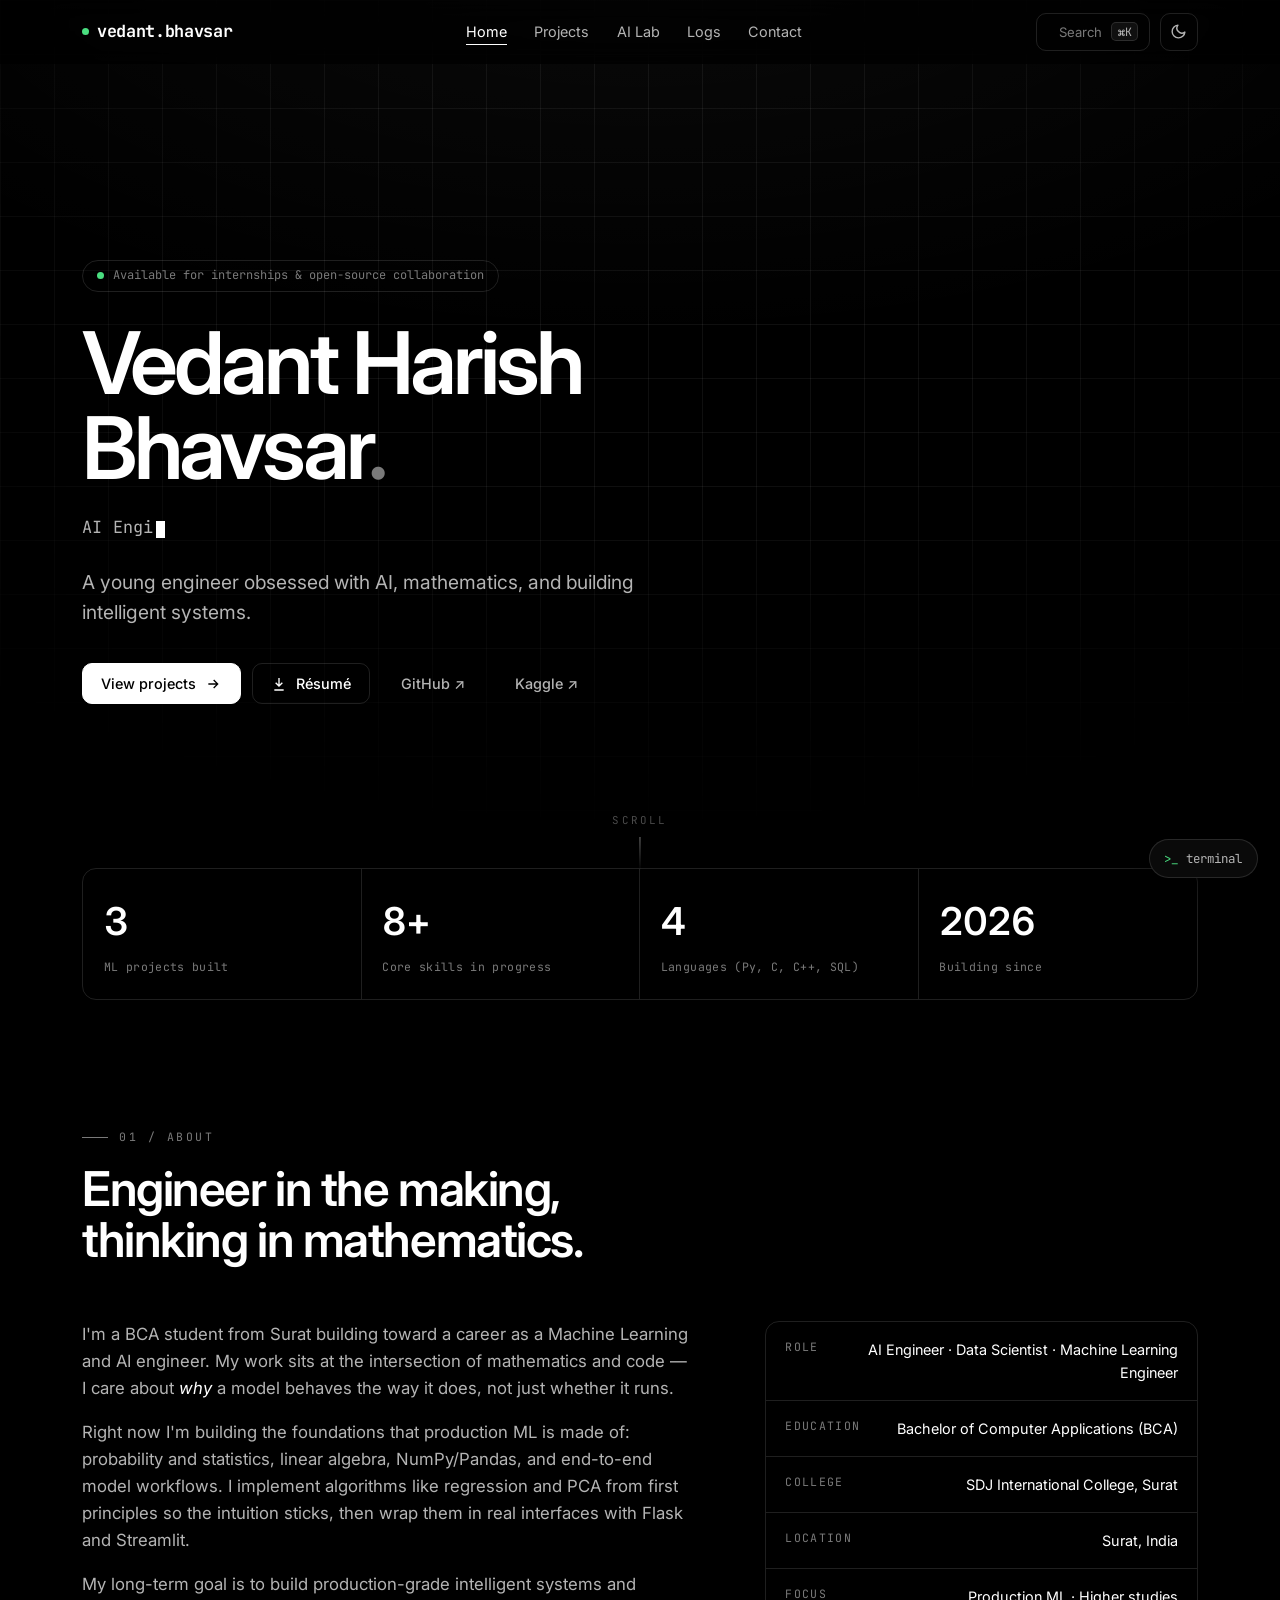
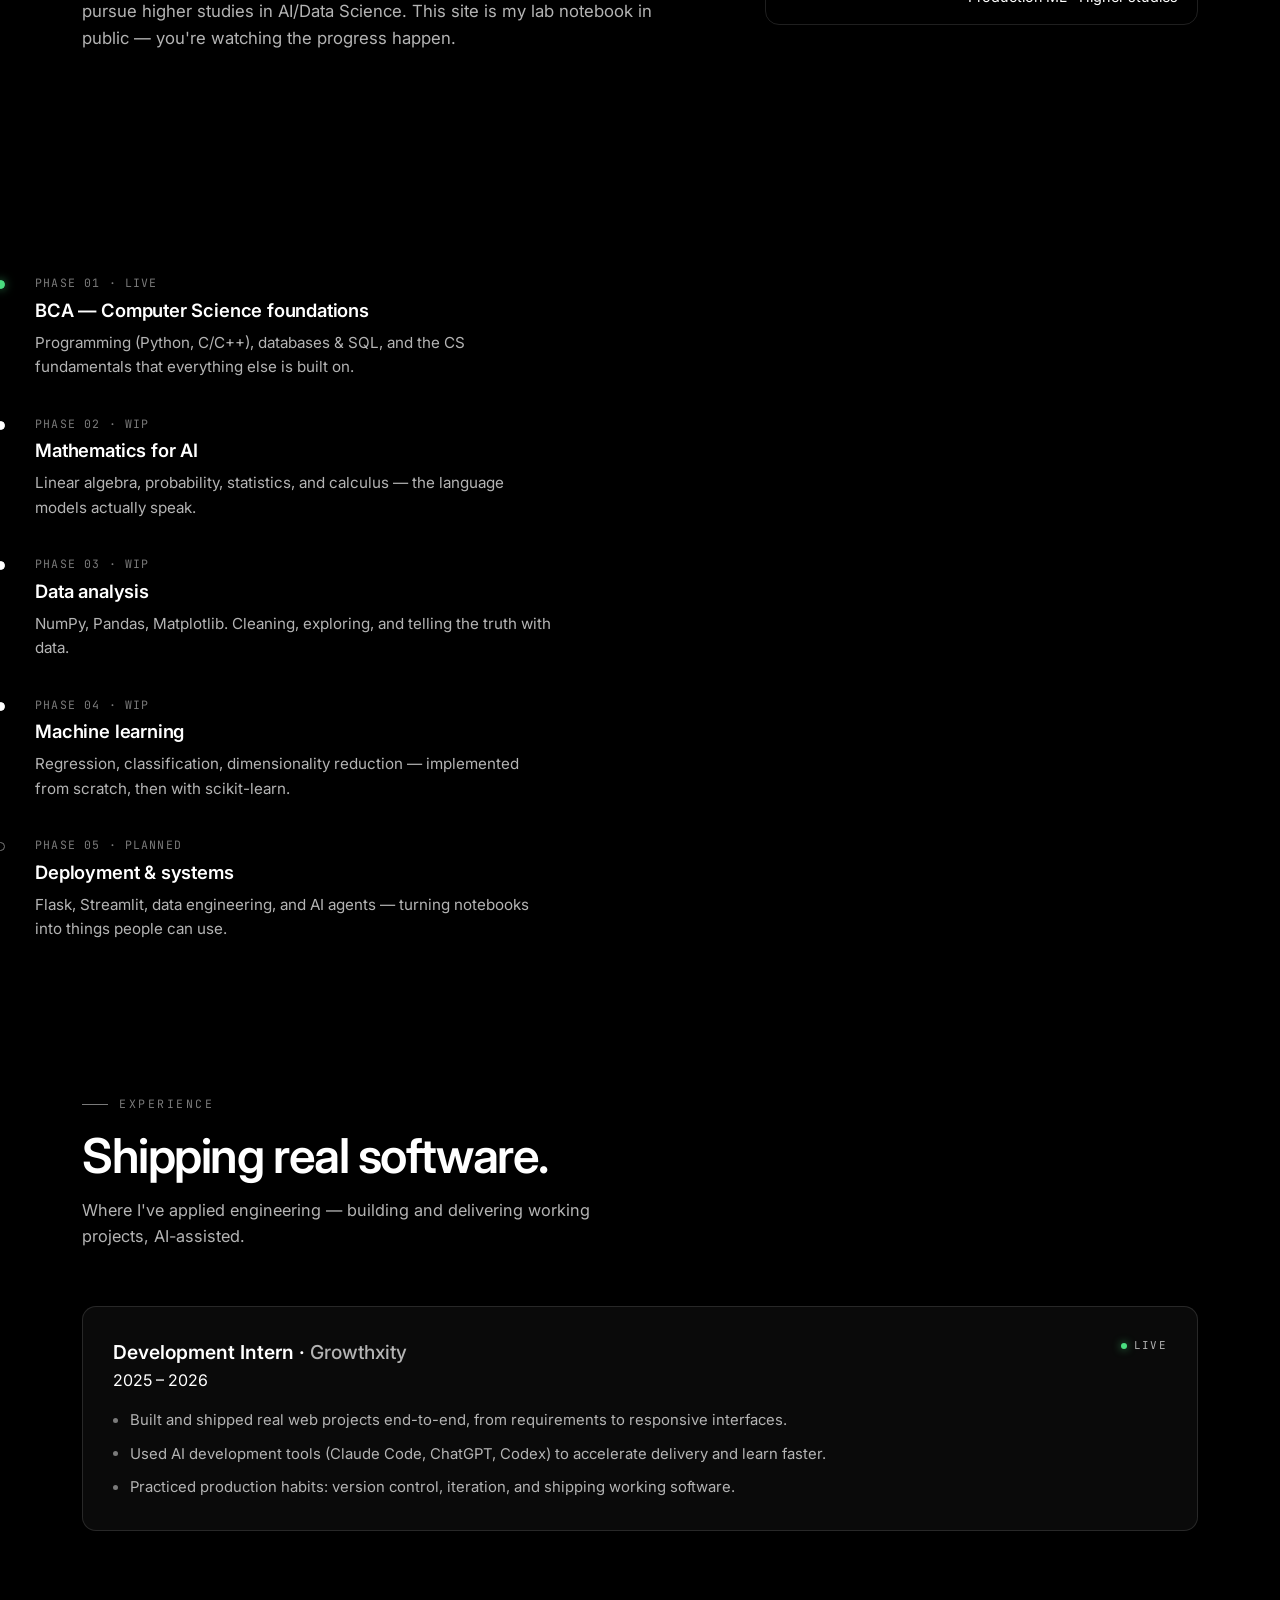
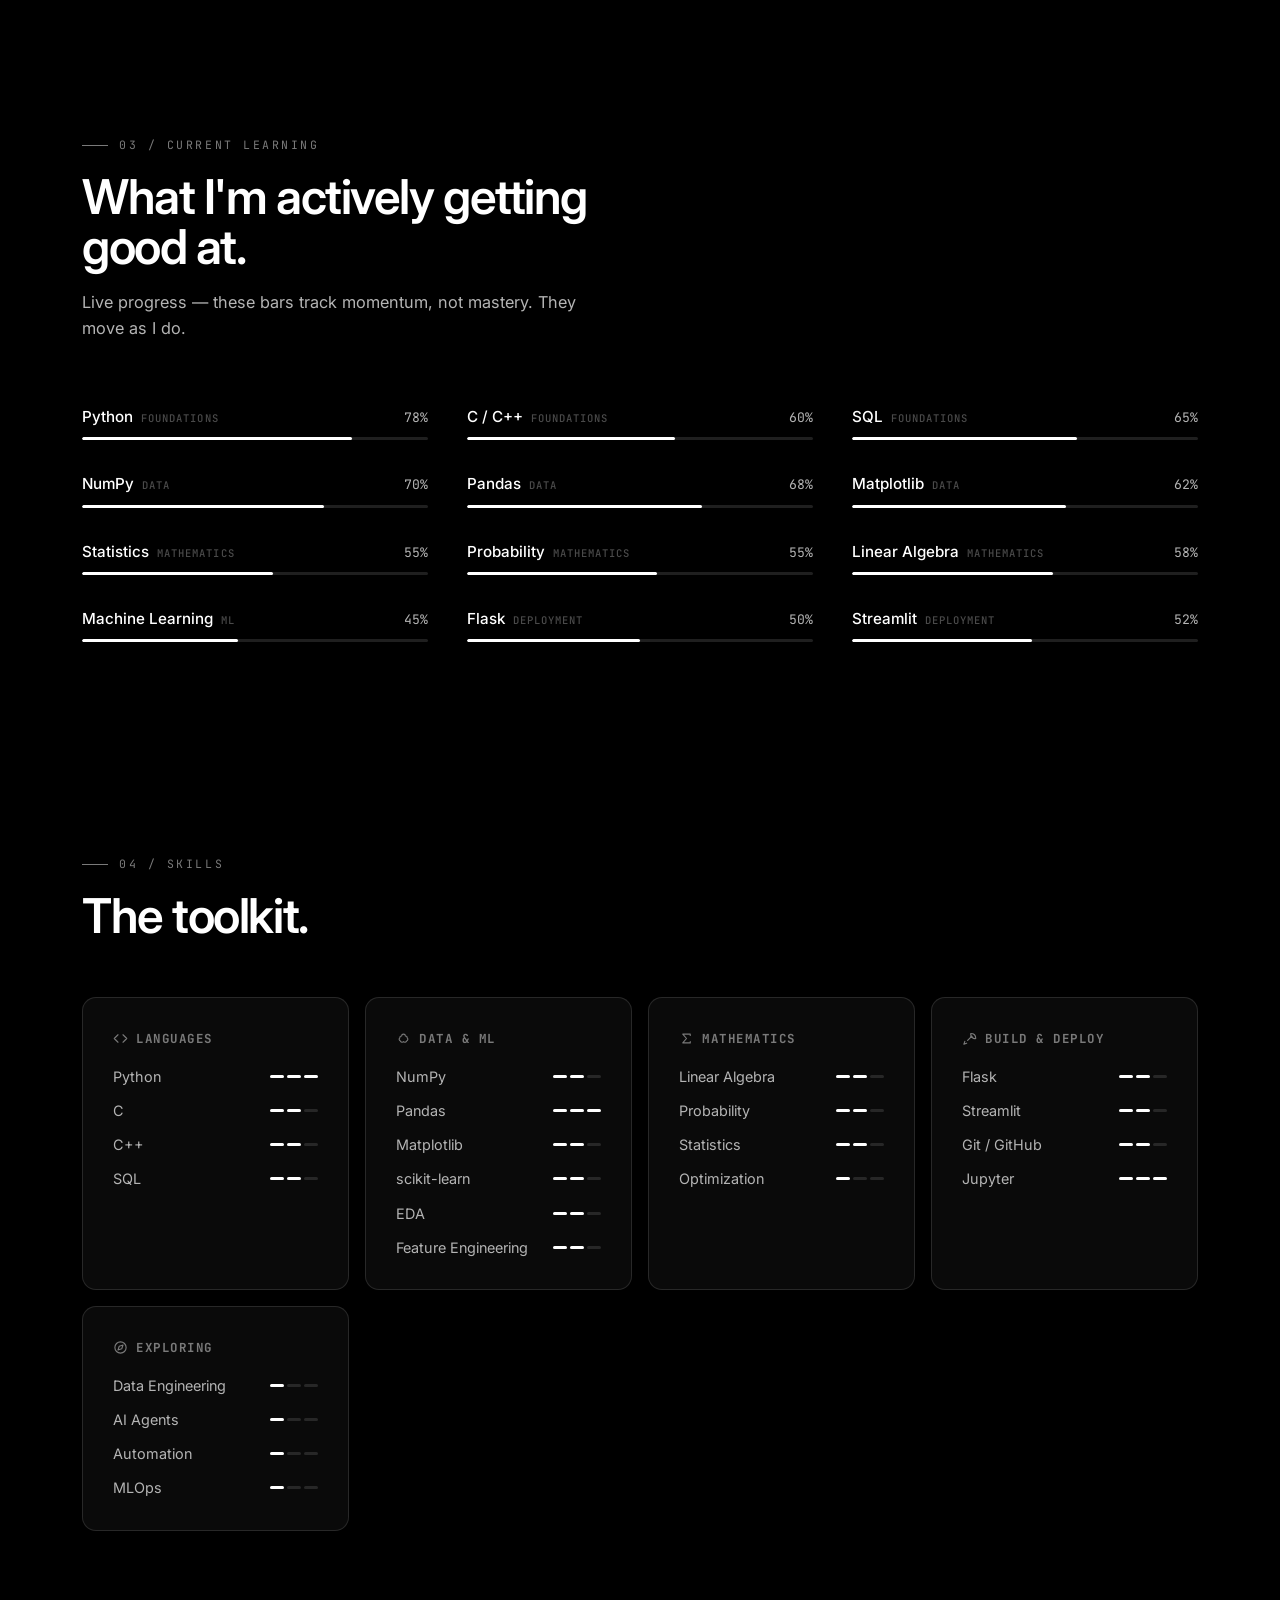
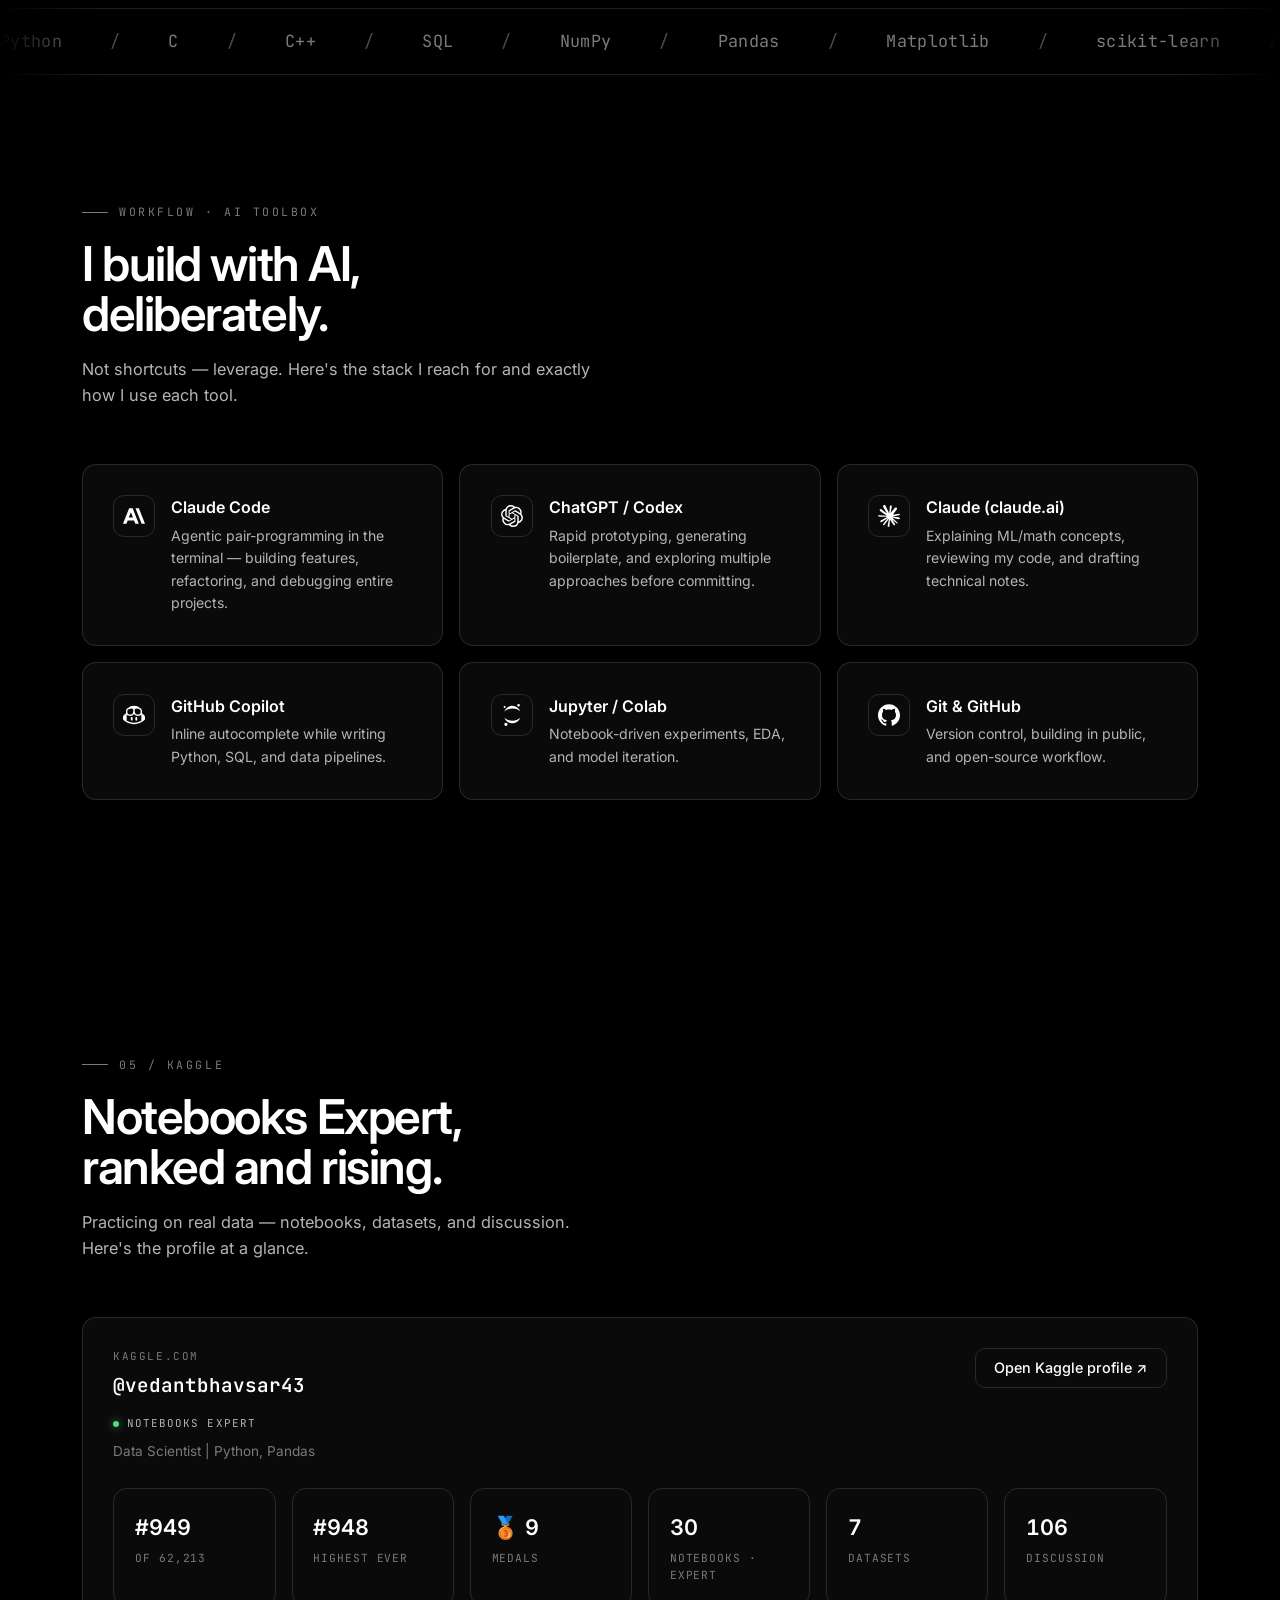
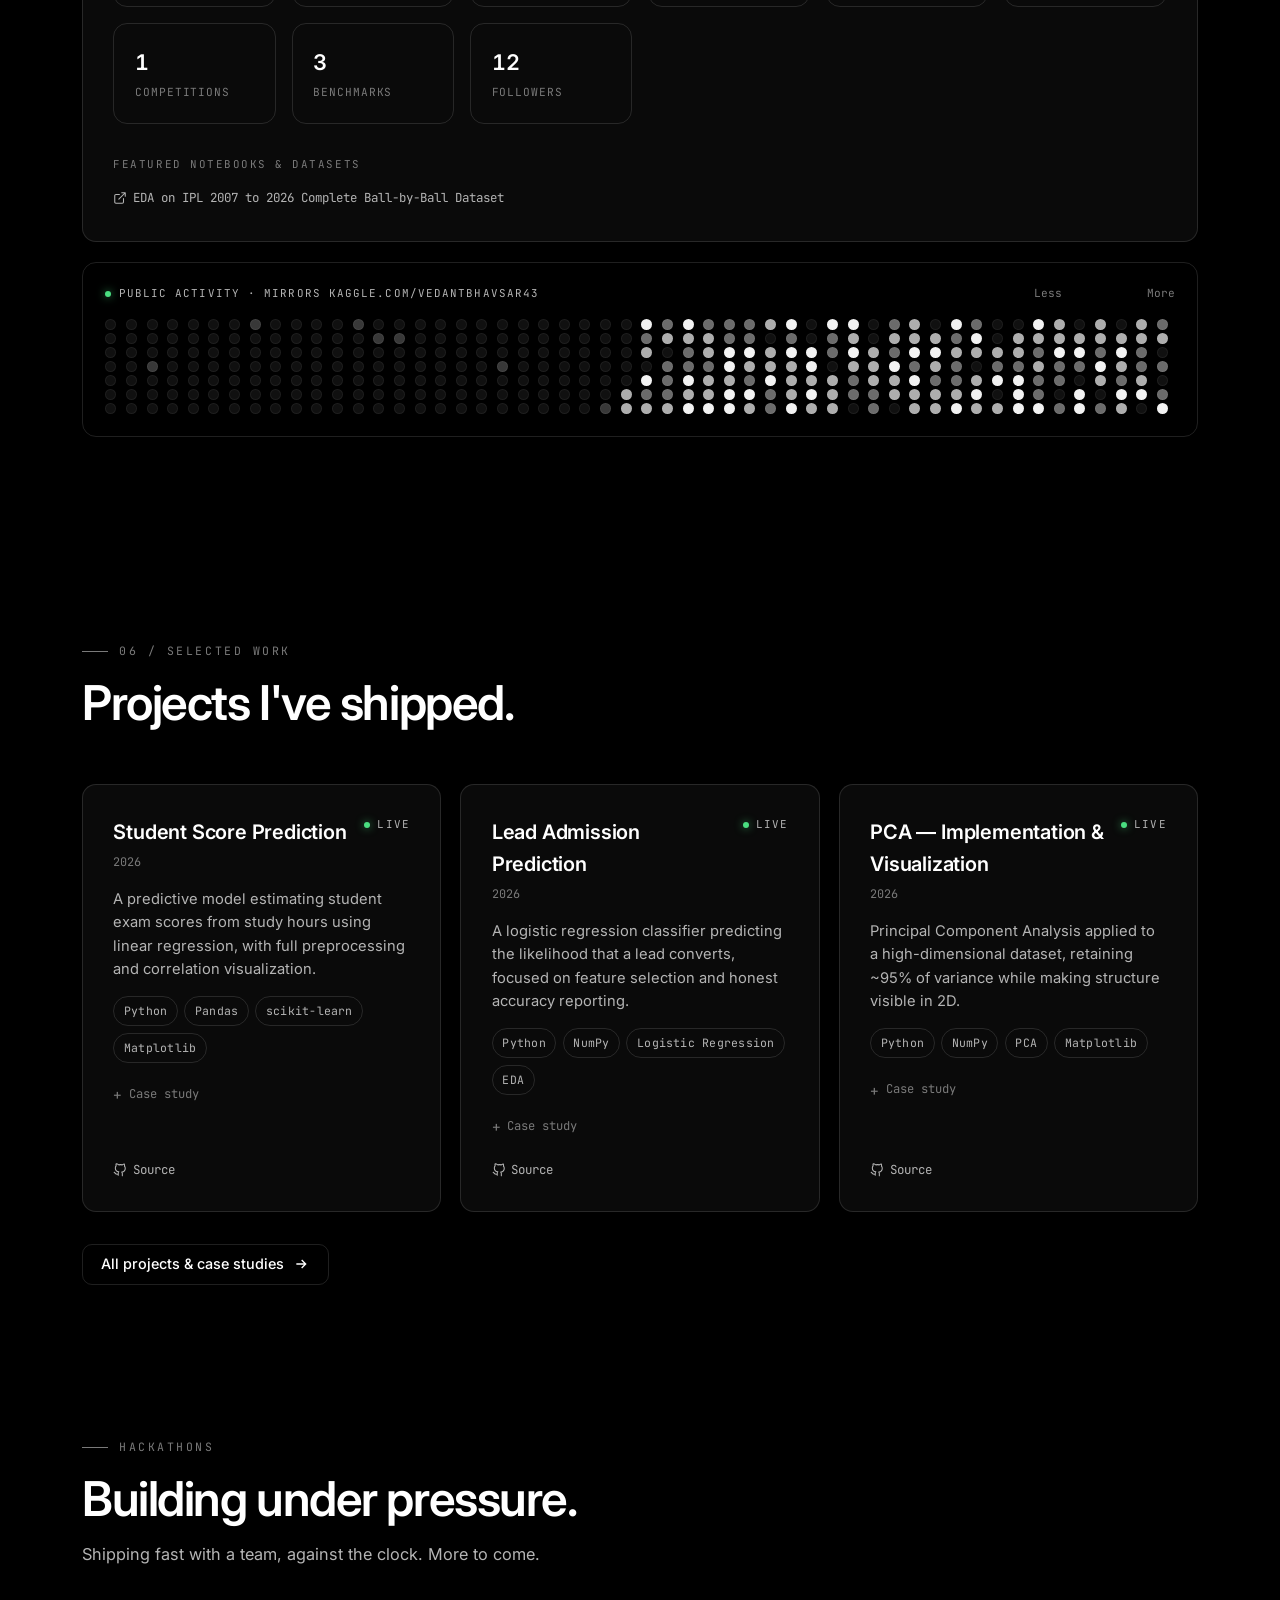
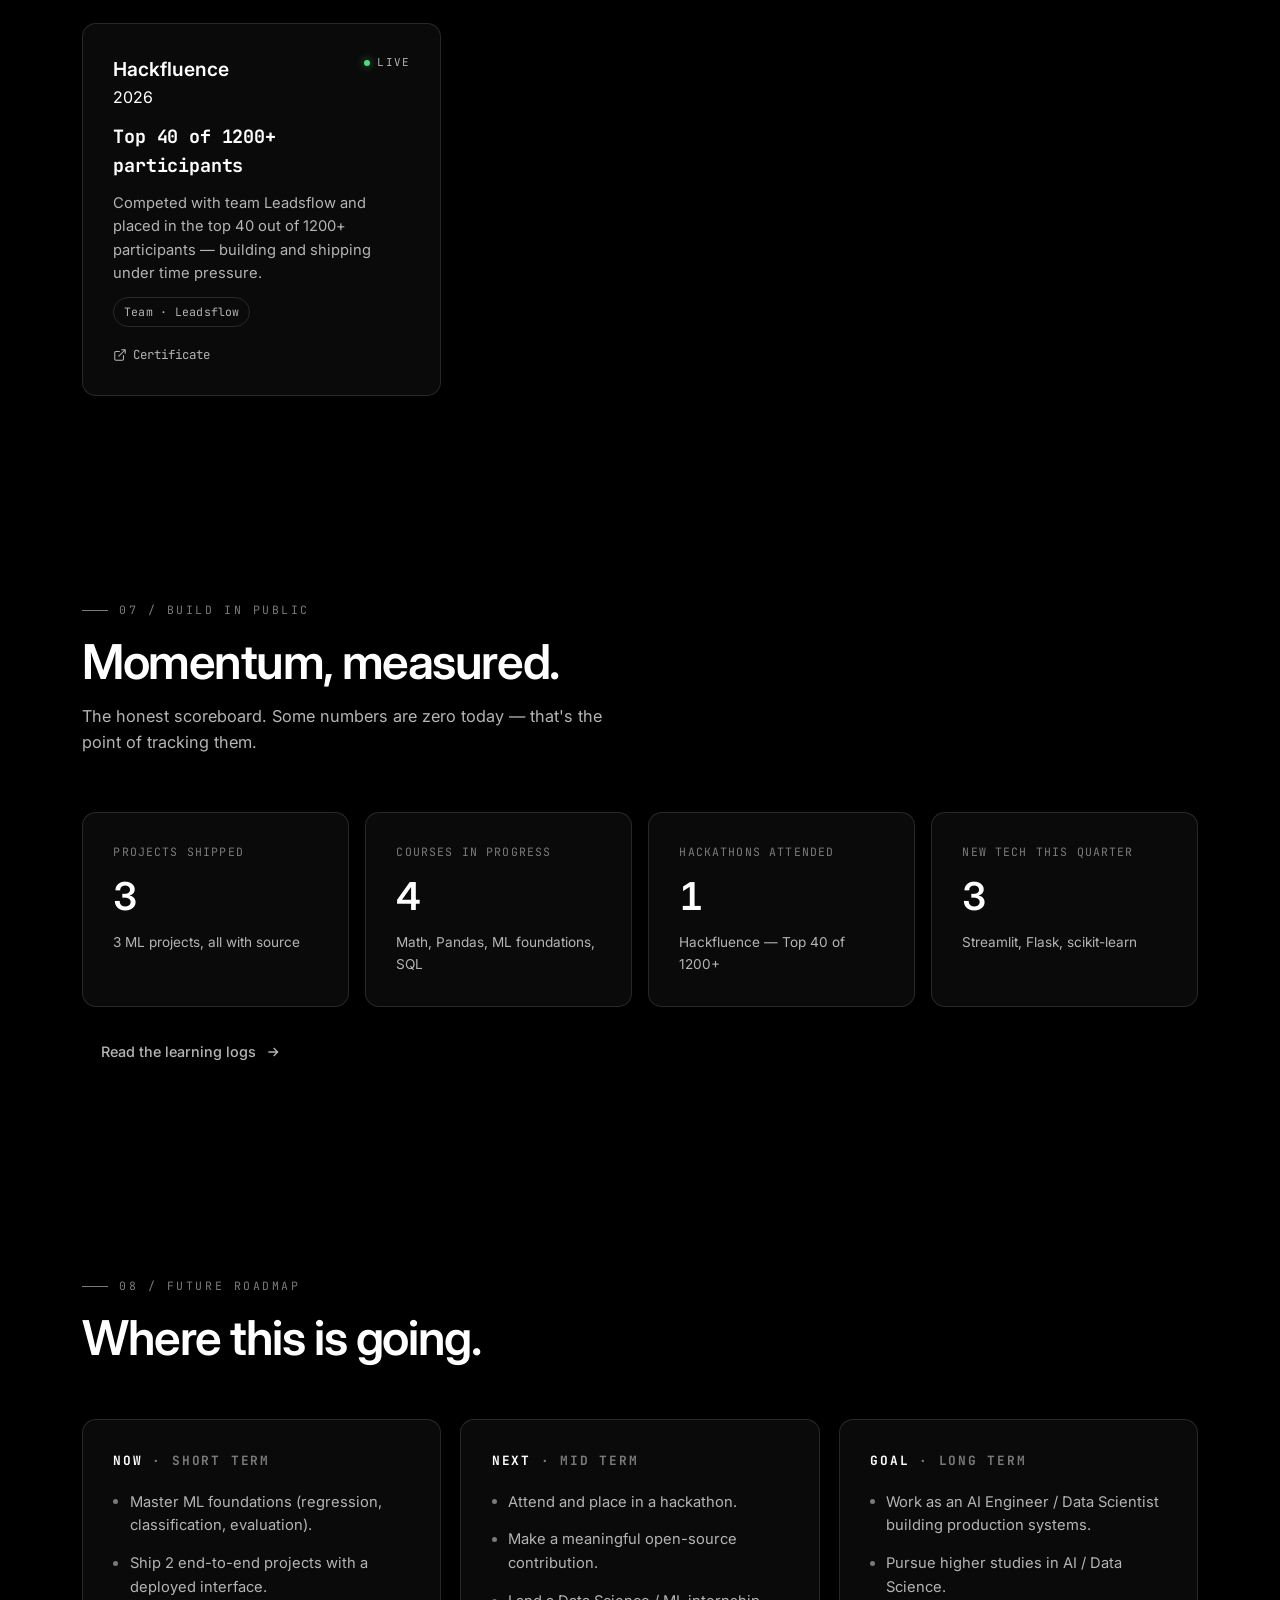
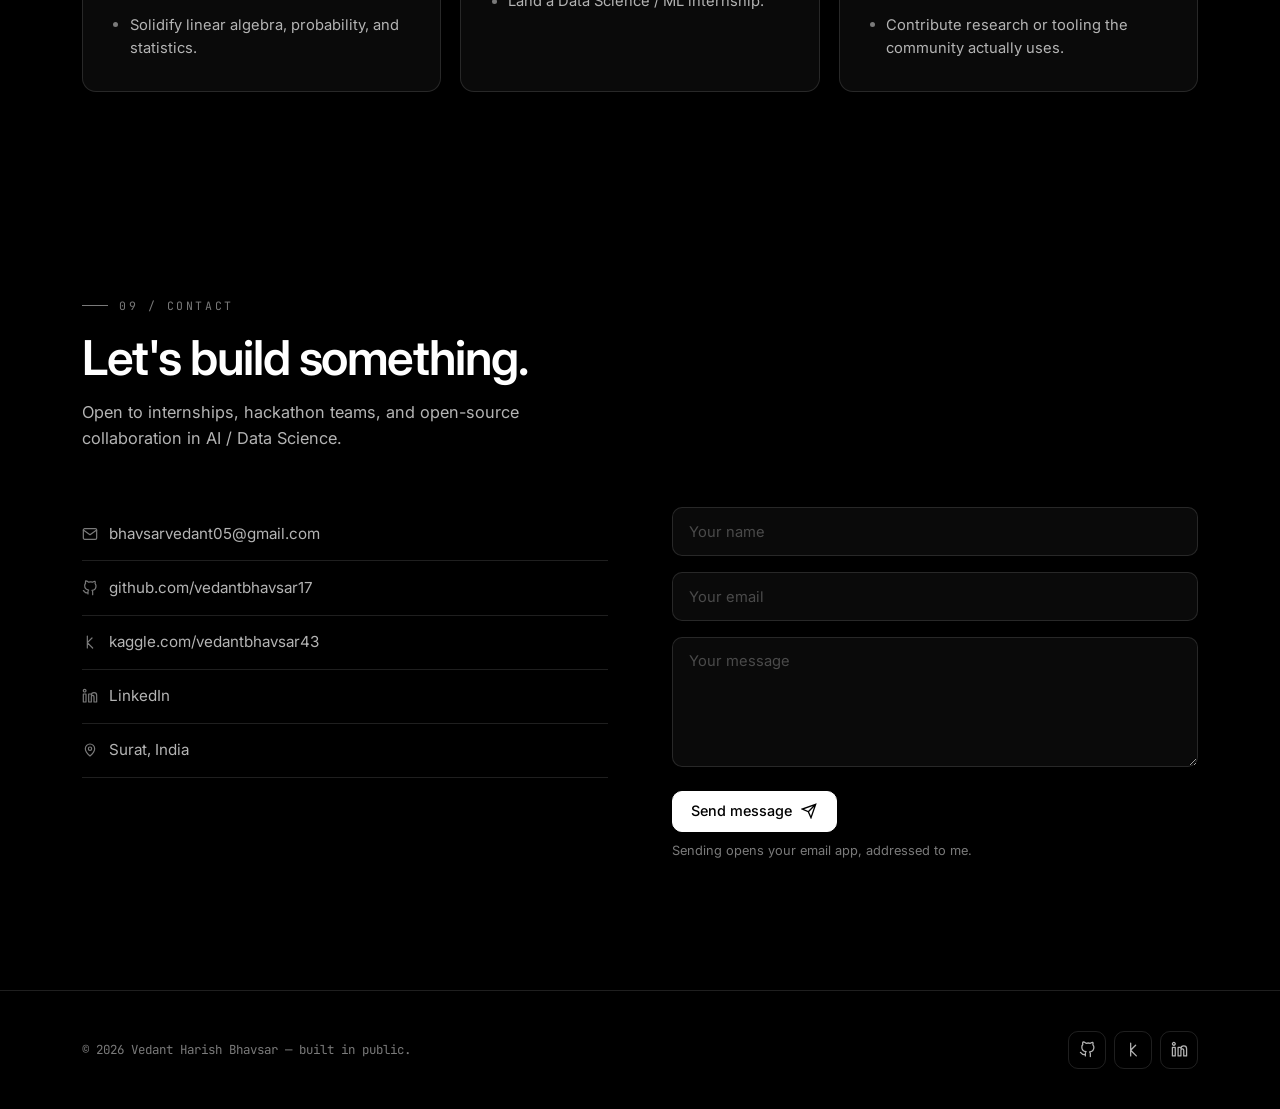
<file: index.html>
<!DOCTYPE html>
<html lang="en" data-theme="dark">

<head>
  <meta charset="UTF-8" />
  <meta name="viewport" content="width=device-width, initial-scale=1.0" />
  <title>Vedant Harish Bhavsar — AI & Machine Learning Engineer</title>
  <meta name="description"
    content="Vedant Harish Bhavsar — AI Engineer, Data Scientist & ML Engineer. BCA student from Surat building production-grade ML systems. Learning in public: projects, math, and experiments." />
  <meta name="keywords"
    content="Vedant Harish Bhavsar, AI Engineer, Machine Learning Engineer, Data Scientist, Data Science portfolio, ML portfolio, Python, Surat, BCA" />
  <meta name="author" content="Vedant Harish Bhavsar" />
  <link rel="canonical" href="https://vedantbhavsar17.github.io/" />
  <meta name="theme-color" content="#000000" />

  <!-- Open Graph -->
  <meta property="og:type" content="website" />
  <meta property="og:url" content="https://vedantbhavsar17.github.io/" />
  <meta property="og:title" content="Vedant Harish Bhavsar — AI & Machine Learning Engineer" />
  <meta property="og:description"
    content="AI Engineer, Data Scientist & ML Engineer. Learning in public — projects, mathematics, and experiments." />
  <meta property="og:image" content="assets/og-image.png" />
  <meta name="twitter:card" content="summary_large_image" />
  <meta name="twitter:title" content="Vedant Harish Bhavsar — AI & Machine Learning Engineer" />
  <meta name="twitter:description" content="AI Engineer, Data Scientist & ML Engineer. Learning in public." />
  <meta name="twitter:image" content="assets/og-image.png" />

  <!-- Fonts -->
  <link rel="preconnect" href="https://fonts.googleapis.com" />
  <link rel="preconnect" href="https://fonts.gstatic.com" crossorigin />
  <link
    href="https://fonts.googleapis.com/css2?family=Inter:wght@400;500;600&family=JetBrains+Mono:wght@400;500;700&display=swap"
    rel="stylesheet" />

  <link rel="stylesheet" href="css/style.css" />

  <!-- Structured data for search engines -->
  <script type="application/ld+json">
  {
    "@context": "https://schema.org",
    "@type": "Person",
    "name": "Vedant Harish Bhavsar",
    "jobTitle": "AI Engineer, Data Scientist, Machine Learning Engineer",
    "url": "https://vedantbhavsar17.github.io/",
    "address": { "@type": "PostalAddress", "addressLocality": "Surat", "addressCountry": "India" },
    "alumniOf": "SDJ International College, Surat",
    "knowsAbout": ["Machine Learning", "Data Science", "Artificial Intelligence", "Python", "Linear Algebra", "Statistics", "Probability"],
    "sameAs": [
      "https://github.com/vedantbhavsar17",
      "https://www.kaggle.com/vedantbhavsar43",
      "https://linkedin.com/in/vedant-bhavsar1"
    ]
  }
  </script>
</head>

<body>
  <!-- NAV -->
  <header class="nav" id="nav">
    <div class="wrap">
      <a href="index.html" class="brand"><span class="pulse"></span>vedant.bhavsar</a>
      <nav>
        <ul class="nav-links" id="navLinks">
          <li><a href="index.html" aria-current="page">Home</a></li>
          <li><a href="projects.html">Projects</a></li>
          <li><a href="lab.html">AI Lab</a></li>
          <li><a href="logs.html">Logs</a></li>
          <li><a href="#contact">Contact</a></li>
        </ul>
      </nav>
      <div class="nav-actions">
        <button class="kbd-btn" data-cmdk-open aria-label="Open command palette">
          <svg viewBox="0 0 24 24" fill="none" stroke="currentColor" stroke-width="2"><circle cx="11" cy="11" r="7" /><path d="m21 21-4.3-4.3" /></svg>
          <span class="kbd-label">Search</span><kbd>⌘K</kbd>
        </button>
        <button class="icon-btn" id="themeToggle" aria-label="Toggle theme"></button>
        <button class="hamburger" id="hamburger" aria-label="Menu"><span></span><span></span><span></span></button>
      </div>
    </div>
  </header>

  <main>
    <!-- HERO -->
    <section class="hero" id="home">
      <div class="hero-grid-bg"></div>
      <div class="wrap">
        <span class="hero-status"><span class="dot" style="width:7px;height:7px;border-radius:50%;background:var(--live)"></span> Available for internships &amp; open-source collaboration</span>
        <h1>Vedant Harish<br />Bhavsar<span class="dim">.</span></h1>
        <p class="hero-roles" id="heroRoles"><span class="cursor"></span></p>
        <p class="hero-tag" id="heroTag"></p>
        <div class="hero-cta">
          <a href="projects.html" class="btn btn--primary">
            View projects
            <svg viewBox="0 0 24 24" fill="none" stroke="currentColor" stroke-width="2"><path d="M5 12h14M13 6l6 6-6 6" /></svg>
          </a>
          <a href="#" id="resumeBtn" class="btn" download>
            <svg viewBox="0 0 24 24" fill="none" stroke="currentColor" stroke-width="2"><path d="M12 3v12M7 10l5 5 5-5M5 21h14" /></svg>
            Résumé
          </a>
          <a href="#" id="githubBtn" class="btn btn--ghost" target="_blank" rel="noopener">GitHub ↗</a>
          <a href="#" id="kaggleBtn" class="btn btn--ghost" target="_blank" rel="noopener">Kaggle ↗</a>
        </div>
      </div>
      <div class="hero-scroll"><span>Scroll</span><span class="line"></span></div>
    </section>

    <!-- STATS -->
    <div class="wrap" style="margin-top:-2rem">
      <div class="statbar" id="statbar" data-reveal></div>
    </div>

    <!-- ABOUT -->
    <section class="section" id="about">
      <div class="wrap">
        <div class="sec-head" data-reveal>
          <p class="eyebrow">01 / About</p>
          <h2 class="sec-title">Engineer in the making, thinking in mathematics.</h2>
        </div>
        <div class="about-grid">
          <div class="about-bio" id="aboutBio" data-reveal></div>
          <div class="about-meta" id="aboutMeta" data-reveal data-reveal-delay="1"></div>
        </div>
      </div>
    </section>

    <!-- DATA SCIENCE JOURNEY -->
    <section class="section section--tight" id="journey">
      <div class="wrap">
        <div class="sec-head" data-reveal>
          <p class="eyebrow">02 / Journey</p>
          <h2 class="sec-title">From BCA to building intelligent systems.</h2>
          <p class="sec-sub">The path I'm walking — computer science foundations, into mathematics, into machine learning, into deployment.</p>
        </div>
        <div class="journey" id="journey" data-reveal></div>
      </div>
    </section>

    <!-- EXPERIENCE -->
    <section class="section section--tight" id="experience">
      <div class="wrap">
        <div class="sec-head" data-reveal>
          <p class="eyebrow">Experience</p>
          <h2 class="sec-title">Shipping real software.</h2>
          <p class="sec-sub">Where I've applied engineering — building and delivering working projects, AI-assisted.</p>
        </div>
        <div id="experienceList" data-reveal></div>
      </div>
    </section>

    <!-- CURRENT LEARNING -->
    <section class="section" id="learning">
      <div class="wrap">
        <div class="sec-head" data-reveal>
          <p class="eyebrow">03 / Current learning</p>
          <h2 class="sec-title">What I'm actively getting good at.</h2>
          <p class="sec-sub">Live progress — these bars track momentum, not mastery. They move as I do.</p>
        </div>
        <div class="learn-grid" id="learnGrid" data-reveal></div>
      </div>
    </section>

    <!-- SKILLS + TECH MARQUEE -->
    <section class="section section--tight" id="skills">
      <div class="wrap">
        <div class="sec-head" data-reveal>
          <p class="eyebrow">04 / Skills</p>
          <h2 class="sec-title">The toolkit.</h2>
        </div>
        <div class="skills-grid" id="skillsGrid" data-reveal></div>
      </div>
    </section>
    <div class="marquee" data-reveal><div class="marquee-track" id="marquee"></div></div>

    <!-- AI TOOLBOX -->
    <section class="section" id="toolbox">
      <div class="wrap">
        <div class="sec-head" data-reveal>
          <p class="eyebrow">Workflow · AI toolbox</p>
          <h2 class="sec-title">I build with AI, deliberately.</h2>
          <p class="sec-sub">Not shortcuts — leverage. Here's the stack I reach for and exactly how I use each tool.</p>
        </div>
        <div class="tools-grid" id="toolsGrid" data-reveal></div>
      </div>
    </section>

    <!-- KAGGLE -->
    <section class="section" id="kaggle">
      <div class="wrap">
        <div class="sec-head" data-reveal>
          <p class="eyebrow">05 / Kaggle</p>
          <h2 class="sec-title">Notebooks Expert, ranked and rising.</h2>
          <p class="sec-sub">Practicing on real data — notebooks, datasets, and discussion. Here's the profile at a glance.</p>
        </div>

        <div class="card card--tick" data-reveal>
          <div style="display:flex;flex-wrap:wrap;gap:1.5rem;align-items:flex-start;justify-content:space-between">
            <div>
              <div class="lab-kind">kaggle.com</div>
              <div style="font-family:var(--font-mono);font-size:1.2rem;font-weight:600;margin-top:0.3rem" id="kaggleHandle"></div>
              <div id="kaggleHeadline" style="margin-top:0.5rem"></div>
            </div>
            <a href="https://www.kaggle.com/vedantbhavsar43" id="kaggleLink" target="_blank" rel="noopener" class="btn">Open Kaggle profile ↗</a>
          </div>
          <div id="kaggleTiers" class="gh-grid" style="margin-top:1.6rem"></div>
          <div id="kaggleNotebooks" style="margin-top:1rem"></div>
        </div>

        <div class="heatmap-wrap" data-reveal data-reveal-delay="1" style="margin-top:1.2rem">
          <div class="heatmap-head">
            <span class="status" data-s="live" id="kaggleActLabel"><span class="dot"></span> Public activity</span>
            <div class="heatmap-legend">Less
              <span class="cell" data-l="0"></span><span class="cell" data-l="1"></span>
              <span class="cell" data-l="2"></span><span class="cell" data-l="3"></span>
              <span class="cell" data-l="4"></span> More
            </div>
          </div>
          <div class="heatmap round" id="kaggleActivity"></div>
        </div>
      </div>
    </section>

    <!-- FEATURED PROJECTS -->
    <section class="section section--tight" id="projects">
      <div class="wrap">
        <div class="sec-head" data-reveal>
          <p class="eyebrow">06 / Selected work</p>
          <h2 class="sec-title">Projects I've shipped.</h2>
        </div>
        <div class="projects-grid" id="featuredProjects" data-reveal></div>
        <div style="margin-top:2rem" data-reveal>
          <a href="projects.html" class="btn">All projects &amp; case studies
            <svg viewBox="0 0 24 24" fill="none" stroke="currentColor" stroke-width="2"><path d="M5 12h14M13 6l6 6-6 6" /></svg>
          </a>
        </div>
      </div>
    </section>

    <!-- HACKATHONS -->
    <section class="section section--tight" id="hackathons">
      <div class="wrap">
        <div class="sec-head" data-reveal>
          <p class="eyebrow">Hackathons</p>
          <h2 class="sec-title">Building under pressure.</h2>
          <p class="sec-sub">Shipping fast with a team, against the clock. More to come.</p>
        </div>
        <div class="hack-grid" id="hackList" data-reveal></div>
      </div>
    </section>

    <!-- BUILD IN PUBLIC -->
    <section class="section" id="build">
      <div class="wrap">
        <div class="sec-head" data-reveal>
          <p class="eyebrow">07 / Build in public</p>
          <h2 class="sec-title">Momentum, measured.</h2>
          <p class="sec-sub">The honest scoreboard. Some numbers are zero today — that's the point of tracking them.</p>
        </div>
        <div class="build-grid" id="buildGrid" data-reveal></div>
        <p style="margin-top:1.5rem" data-reveal>
          <a href="logs.html" class="btn btn--ghost">Read the learning logs
            <svg viewBox="0 0 24 24" fill="none" stroke="currentColor" stroke-width="2"><path d="M5 12h14M13 6l6 6-6 6" /></svg>
          </a>
        </p>
      </div>
    </section>

    <!-- ROADMAP -->
    <section class="section section--tight" id="roadmap">
      <div class="wrap">
        <div class="sec-head" data-reveal>
          <p class="eyebrow">08 / Future roadmap</p>
          <h2 class="sec-title">Where this is going.</h2>
        </div>
        <div class="roadmap-grid" id="roadmapGrid" data-reveal></div>
      </div>
    </section>

    <!-- CONTACT -->
    <section class="section" id="contact">
      <div class="wrap">
        <div class="sec-head" data-reveal>
          <p class="eyebrow">09 / Contact</p>
          <h2 class="sec-title">Let's build something.</h2>
          <p class="sec-sub">Open to internships, hackathon teams, and open-source collaboration in AI / Data Science.</p>
        </div>
        <div class="contact-grid">
          <div class="contact-info" id="contactInfo" data-reveal></div>
          <form class="contact-form" id="contact-form" method="POST" data-reveal data-reveal-delay="1">
            <div class="form-group"><input type="text" name="name" placeholder="Your name" required /></div>
            <div class="form-group"><input type="email" name="email" placeholder="Your email" required /></div>
            <div class="form-group"><textarea name="message" placeholder="Your message" required></textarea></div>
            <button type="submit" class="btn btn--primary">Send message
              <svg viewBox="0 0 24 24" fill="none" stroke="currentColor" stroke-width="2"><path d="M22 2 11 13M22 2l-7 20-4-9-9-4 20-7z" /></svg>
            </button>
            <p class="form-note" id="formNote">Powered by Formspree.</p>
          </form>
        </div>
      </div>
    </section>
  </main>

  <footer class="footer">
    <div class="wrap">
      <span class="copy">© <span id="year"></span> Vedant Harish Bhavsar — built in public.</span>
      <div class="socials" id="footerSocials"></div>
    </div>
  </footer>

  <script src="js/data.js"></script>
  <script src="js/core.js"></script>
  <script src="js/github.js"></script>
  <script src="js/palette.js"></script>
  <script src="js/terminal.js"></script>
</body>

</html>
</file>
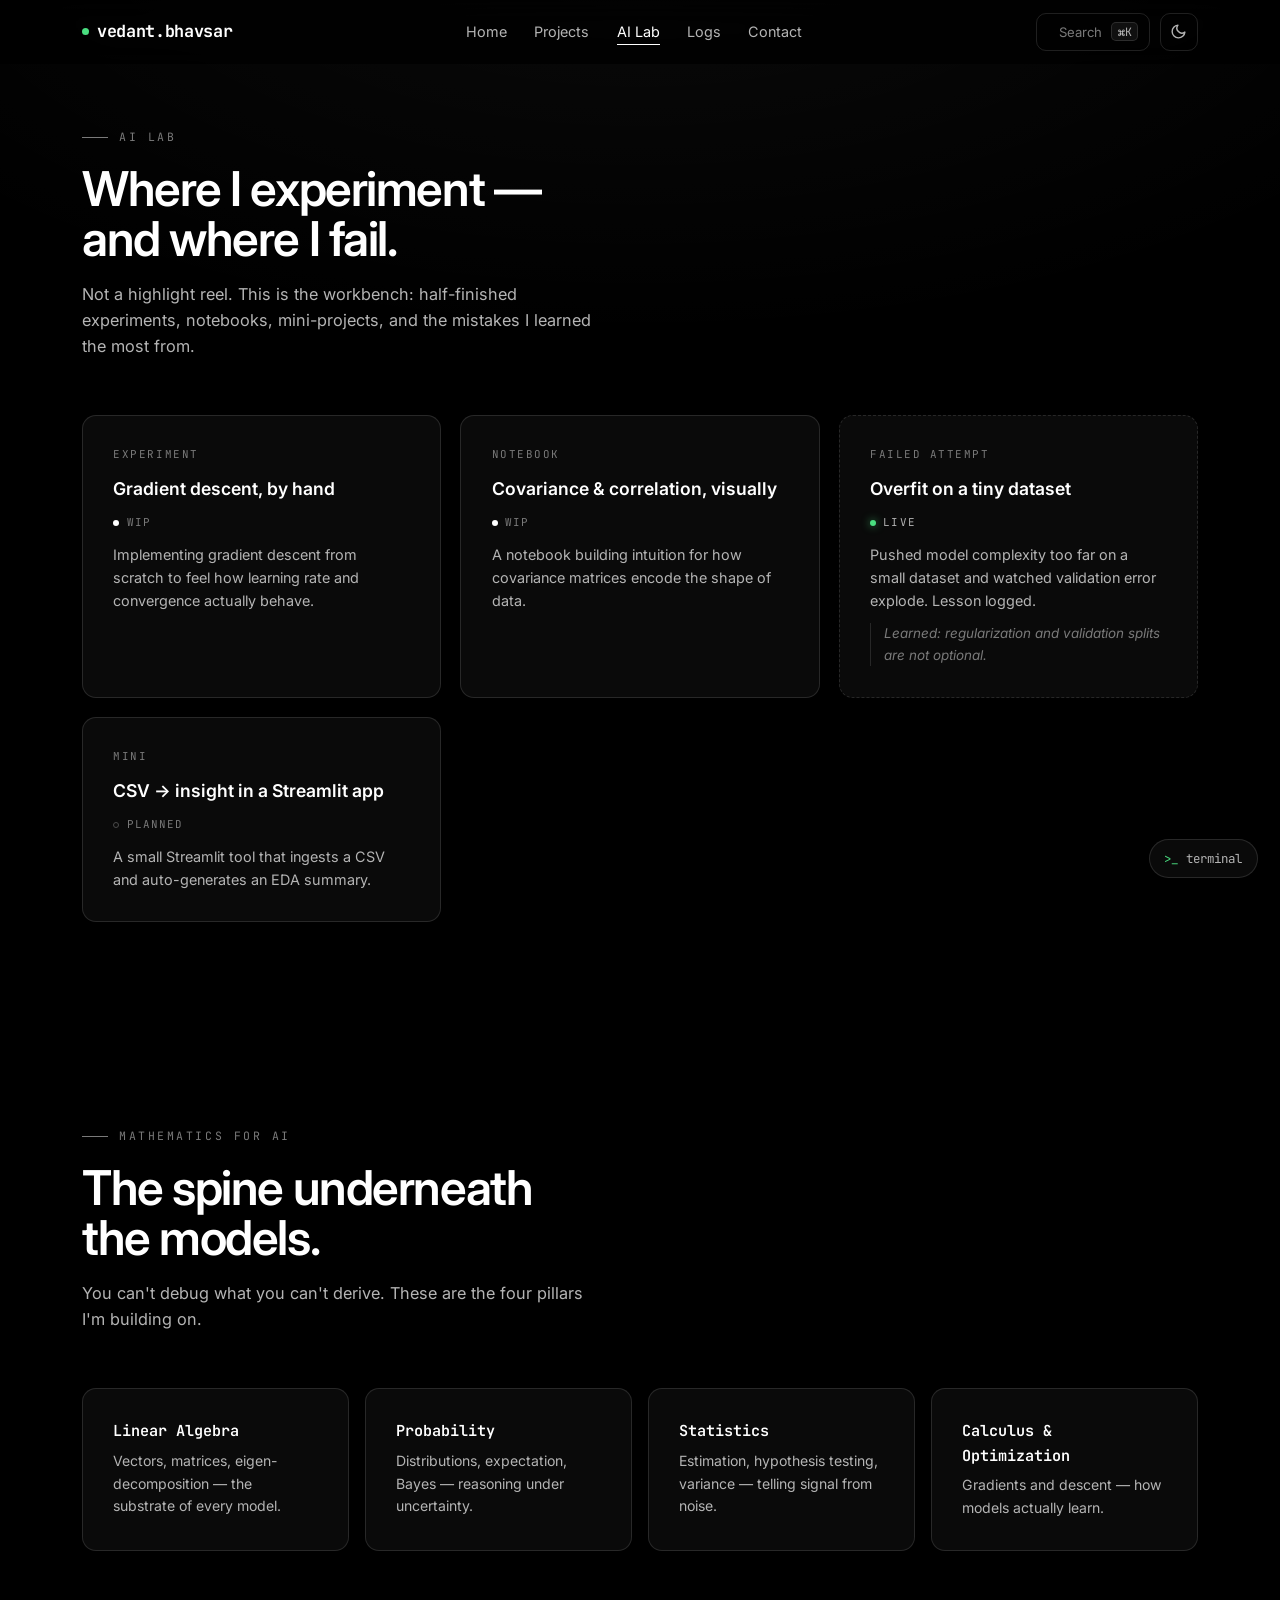
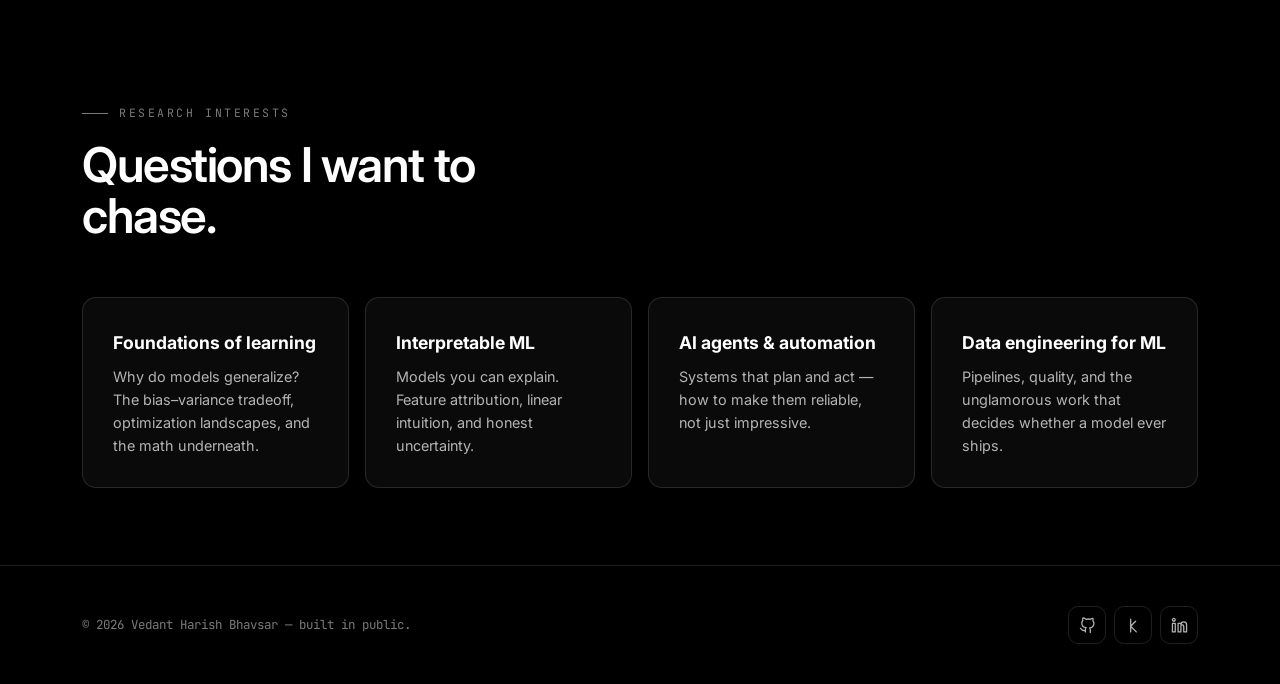
<file: lab.html>
<!DOCTYPE html>
<html lang="en" data-theme="dark">

<head>
  <meta charset="UTF-8" />
  <meta name="viewport" content="width=device-width, initial-scale=1.0" />
  <title>AI Lab — Vedant Harish Bhavsar</title>
  <meta name="description"
    content="The AI Lab of Vedant Harish Bhavsar — experiments, mini-projects, notebooks, failed attempts, research interests, and the mathematics behind machine learning." />
  <link rel="canonical" href="https://vedantbhavsar17.github.io/lab.html" />
  <meta name="theme-color" content="#000000" />
  <meta property="og:title" content="AI Lab — Vedant Harish Bhavsar" />
  <meta property="og:description" content="Experiments, notebooks, honest failures, and the math behind ML." />
  <meta property="og:image" content="assets/og-image.png" />
  <link rel="preconnect" href="https://fonts.googleapis.com" />
  <link rel="preconnect" href="https://fonts.gstatic.com" crossorigin />
  <link
    href="https://fonts.googleapis.com/css2?family=Inter:wght@400;500;600&family=JetBrains+Mono:wght@400;500;700&display=swap"
    rel="stylesheet" />
  <link rel="stylesheet" href="css/style.css" />
</head>

<body>
  <header class="nav" id="nav">
    <div class="wrap">
      <a href="index.html" class="brand"><span class="pulse"></span>vedant.bhavsar</a>
      <nav>
        <ul class="nav-links" id="navLinks">
          <li><a href="index.html">Home</a></li>
          <li><a href="projects.html">Projects</a></li>
          <li><a href="lab.html" aria-current="page">AI Lab</a></li>
          <li><a href="logs.html">Logs</a></li>
          <li><a href="index.html#contact">Contact</a></li>
        </ul>
      </nav>
      <div class="nav-actions">
        <button class="kbd-btn" data-cmdk-open aria-label="Open command palette">
          <svg viewBox="0 0 24 24" fill="none" stroke="currentColor" stroke-width="2"><circle cx="11" cy="11" r="7" /><path d="m21 21-4.3-4.3" /></svg>
          <span class="kbd-label">Search</span><kbd>⌘K</kbd>
        </button>
        <button class="icon-btn" id="themeToggle" aria-label="Toggle theme"></button>
        <button class="hamburger" id="hamburger" aria-label="Menu"><span></span><span></span><span></span></button>
      </div>
    </div>
  </header>

  <main>
    <section class="section" style="padding-top:calc(var(--header-h) + 4rem)">
      <div class="wrap">
        <div class="sec-head" data-reveal>
          <p class="eyebrow">AI Lab</p>
          <h1 class="sec-title">Where I experiment — and where I fail.</h1>
          <p class="sec-sub">Not a highlight reel. This is the workbench: half-finished experiments, notebooks, mini-projects, and the mistakes I learned the most from.</p>
        </div>
        <div class="lab-grid" id="labGrid" data-reveal></div>
      </div>
    </section>

    <!-- MATH FOR AI -->
    <section class="section section--tight" id="math">
      <div class="wrap">
        <div class="sec-head" data-reveal>
          <p class="eyebrow">Mathematics for AI</p>
          <h2 class="sec-title">The spine underneath the models.</h2>
          <p class="sec-sub">You can't debug what you can't derive. These are the four pillars I'm building on.</p>
        </div>
        <div class="math-grid" id="mathGrid" data-reveal></div>
      </div>
    </section>

    <!-- RESEARCH INTERESTS -->
    <section class="section section--tight" id="research">
      <div class="wrap">
        <div class="sec-head" data-reveal>
          <p class="eyebrow">Research interests</p>
          <h2 class="sec-title">Questions I want to chase.</h2>
        </div>
        <div class="research-grid" id="researchGrid" data-reveal></div>
      </div>
    </section>
  </main>

  <footer class="footer">
    <div class="wrap">
      <span class="copy">© <span id="year"></span> Vedant Harish Bhavsar — built in public.</span>
      <div class="socials" id="footerSocials"></div>
    </div>
  </footer>

  <script src="js/data.js"></script>
  <script src="js/core.js"></script>
  <script src="js/github.js"></script>
  <script src="js/palette.js"></script>
  <script src="js/terminal.js"></script>
</body>

</html>
</file>
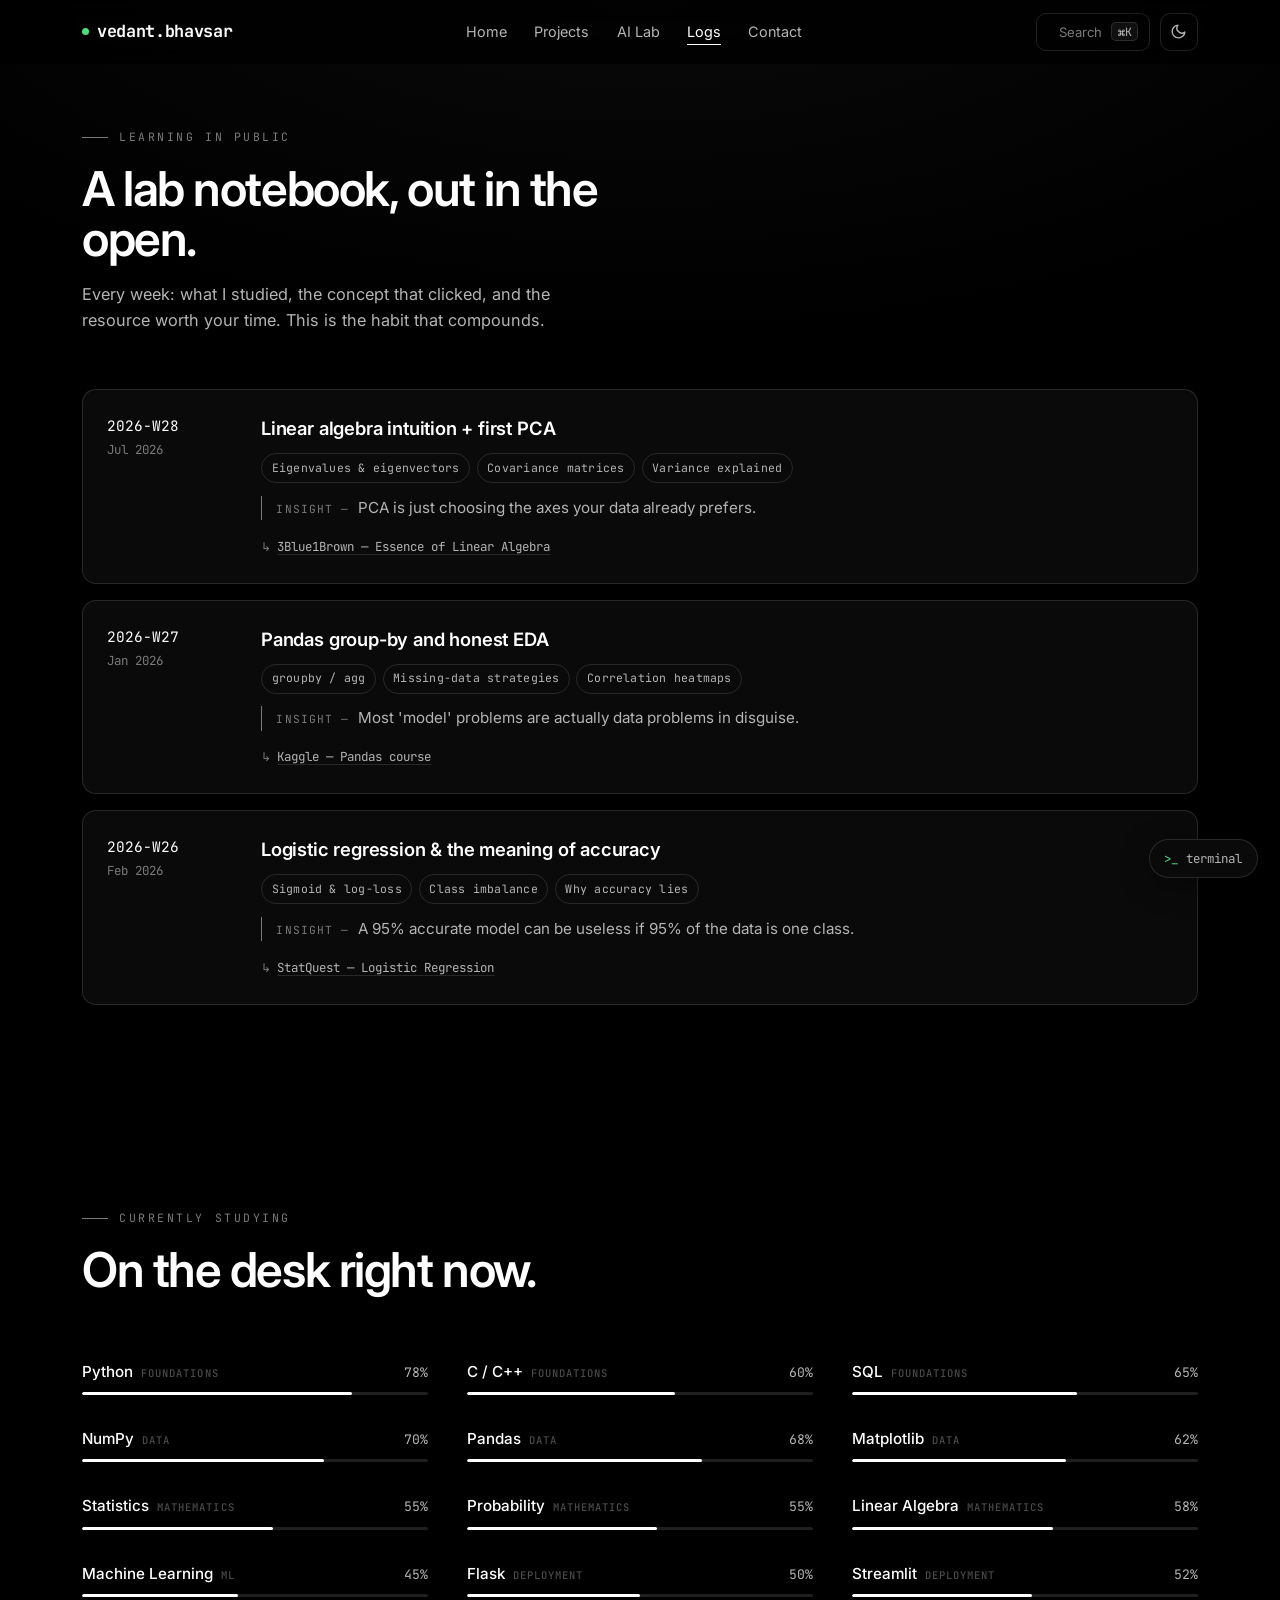
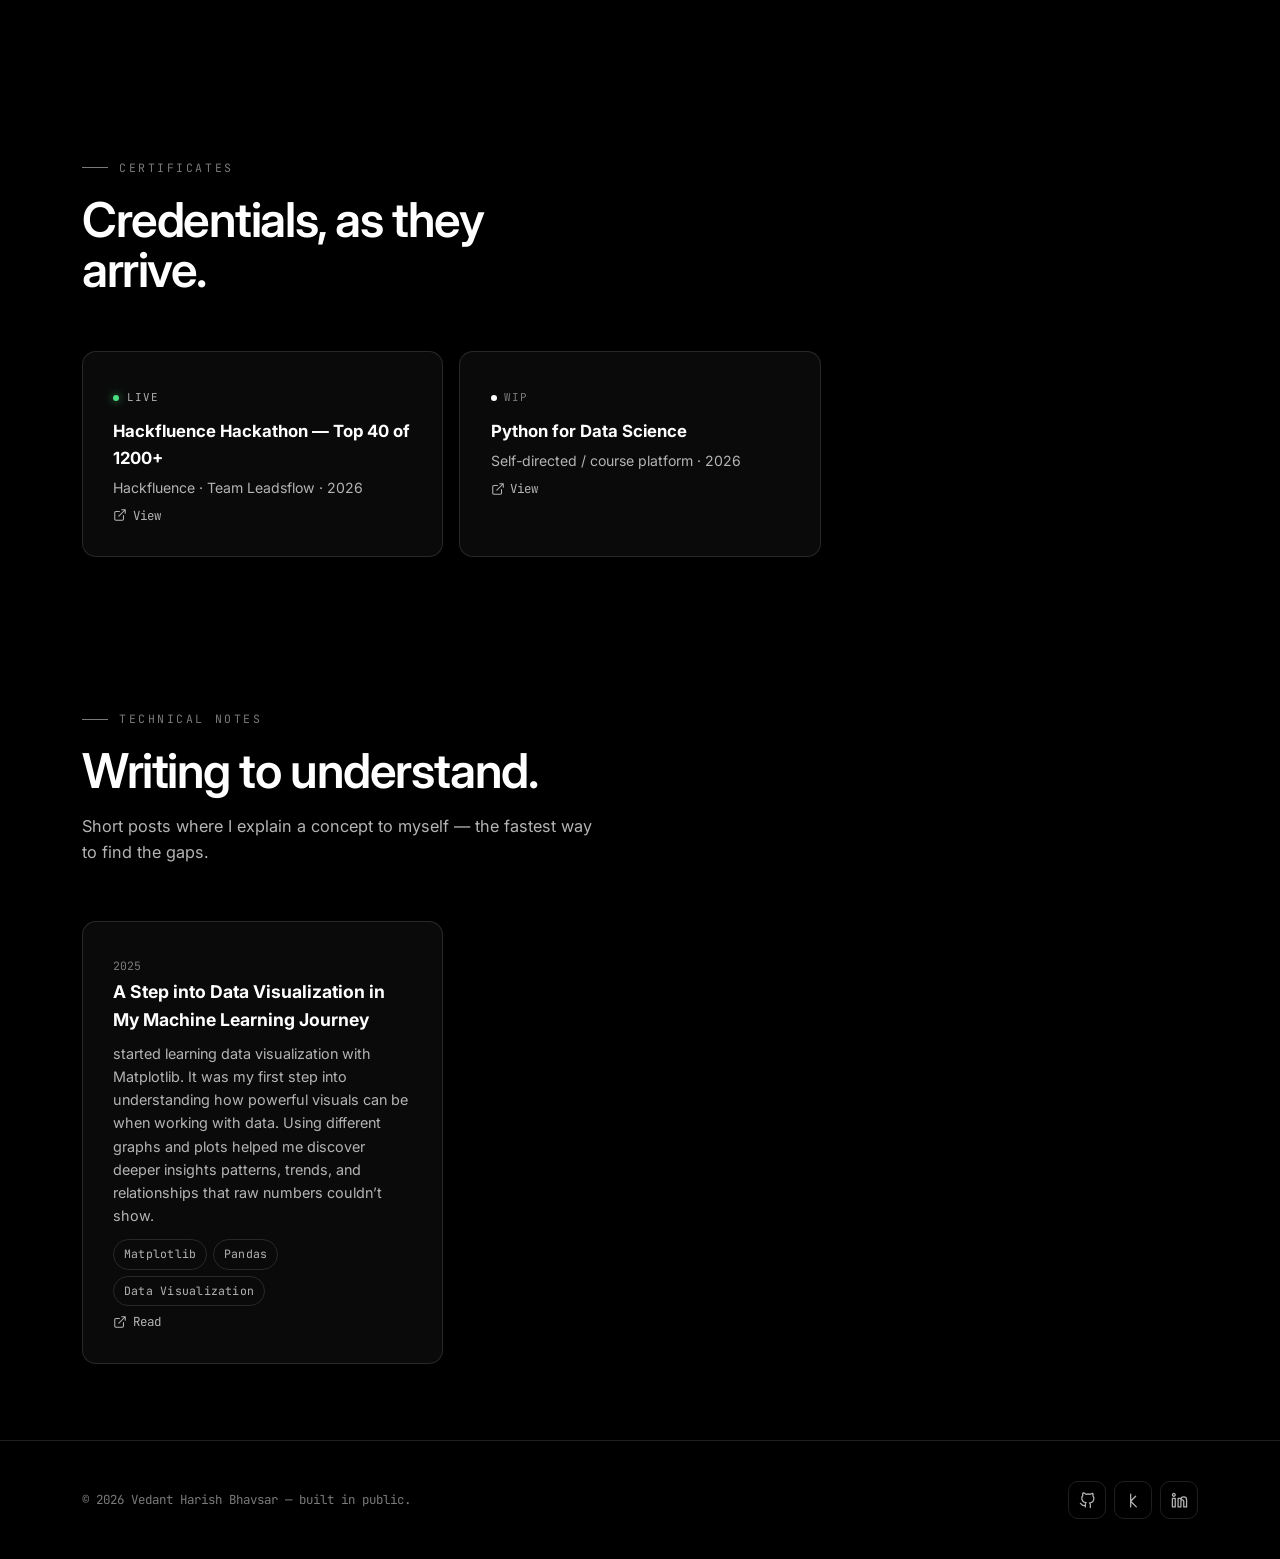
<file: logs.html>
<!DOCTYPE html>
<html lang="en" data-theme="dark">

<head>
  <meta charset="UTF-8" />
  <meta name="viewport" content="width=device-width, initial-scale=1.0" />
  <title>Learning Logs — Vedant Harish Bhavsar</title>
  <meta name="description"
    content="Learning in public — weekly logs, concepts, papers and datasets studied, certificates, and technical notes by Vedant Harish Bhavsar." />
  <link rel="canonical" href="https://vedantbhavsar17.github.io/logs.html" />
  <meta name="theme-color" content="#000000" />
  <meta property="og:title" content="Learning Logs — Vedant Harish Bhavsar" />
  <meta property="og:description" content="Learning in public — weekly logs, notes, and certificates." />
  <meta property="og:image" content="assets/og-image.png" />
  <link rel="preconnect" href="https://fonts.googleapis.com" />
  <link rel="preconnect" href="https://fonts.gstatic.com" crossorigin />
  <link
    href="https://fonts.googleapis.com/css2?family=Inter:wght@400;500;600&family=JetBrains+Mono:wght@400;500;700&display=swap"
    rel="stylesheet" />
  <link rel="stylesheet" href="css/style.css" />
</head>

<body>
  <header class="nav" id="nav">
    <div class="wrap">
      <a href="index.html" class="brand"><span class="pulse"></span>vedant.bhavsar</a>
      <nav>
        <ul class="nav-links" id="navLinks">
          <li><a href="index.html">Home</a></li>
          <li><a href="projects.html">Projects</a></li>
          <li><a href="lab.html">AI Lab</a></li>
          <li><a href="logs.html" aria-current="page">Logs</a></li>
          <li><a href="index.html#contact">Contact</a></li>
        </ul>
      </nav>
      <div class="nav-actions">
        <button class="kbd-btn" data-cmdk-open aria-label="Open command palette">
          <svg viewBox="0 0 24 24" fill="none" stroke="currentColor" stroke-width="2"><circle cx="11" cy="11" r="7" /><path d="m21 21-4.3-4.3" /></svg>
          <span class="kbd-label">Search</span><kbd>⌘K</kbd>
        </button>
        <button class="icon-btn" id="themeToggle" aria-label="Toggle theme"></button>
        <button class="hamburger" id="hamburger" aria-label="Menu"><span></span><span></span><span></span></button>
      </div>
    </div>
  </header>

  <main>
    <section class="section" style="padding-top:calc(var(--header-h) + 4rem)">
      <div class="wrap">
        <div class="sec-head" data-reveal>
          <p class="eyebrow">Learning in public</p>
          <h1 class="sec-title">A lab notebook, out in the open.</h1>
          <p class="sec-sub">Every week: what I studied, the concept that clicked, and the resource worth your time. This is the habit that compounds.</p>
        </div>
        <div class="logs" id="logsList" data-reveal></div>
      </div>
    </section>

    <!-- CURRENTLY STUDYING -->
    <section class="section section--tight" id="now">
      <div class="wrap">
        <div class="sec-head" data-reveal>
          <p class="eyebrow">Currently studying</p>
          <h2 class="sec-title">On the desk right now.</h2>
        </div>
        <div class="learn-grid" id="nowGrid" data-reveal></div>
      </div>
    </section>

    <!-- CERTIFICATES -->
    <section class="section section--tight" id="certificates">
      <div class="wrap">
        <div class="sec-head" data-reveal>
          <p class="eyebrow">Certificates</p>
          <h2 class="sec-title">Credentials, as they arrive.</h2>
        </div>
        <div class="cert-grid" id="certGrid" data-reveal></div>
      </div>
    </section>

    <!-- BLOG / NOTES -->
    <section class="section section--tight" id="blog">
      <div class="wrap">
        <div class="sec-head" data-reveal>
          <p class="eyebrow">Technical notes</p>
          <h2 class="sec-title">Writing to understand.</h2>
          <p class="sec-sub">Short posts where I explain a concept to myself — the fastest way to find the gaps.</p>
        </div>
        <div class="blog-grid" id="blogGrid" data-reveal></div>
      </div>
    </section>
  </main>

  <footer class="footer">
    <div class="wrap">
      <span class="copy">© <span id="year"></span> Vedant Harish Bhavsar — built in public.</span>
      <div class="socials" id="footerSocials"></div>
    </div>
  </footer>

  <script src="js/data.js"></script>
  <script src="js/core.js"></script>
  <script src="js/github.js"></script>
  <script src="js/palette.js"></script>
  <script src="js/terminal.js"></script>
</body>

</html>
</file>
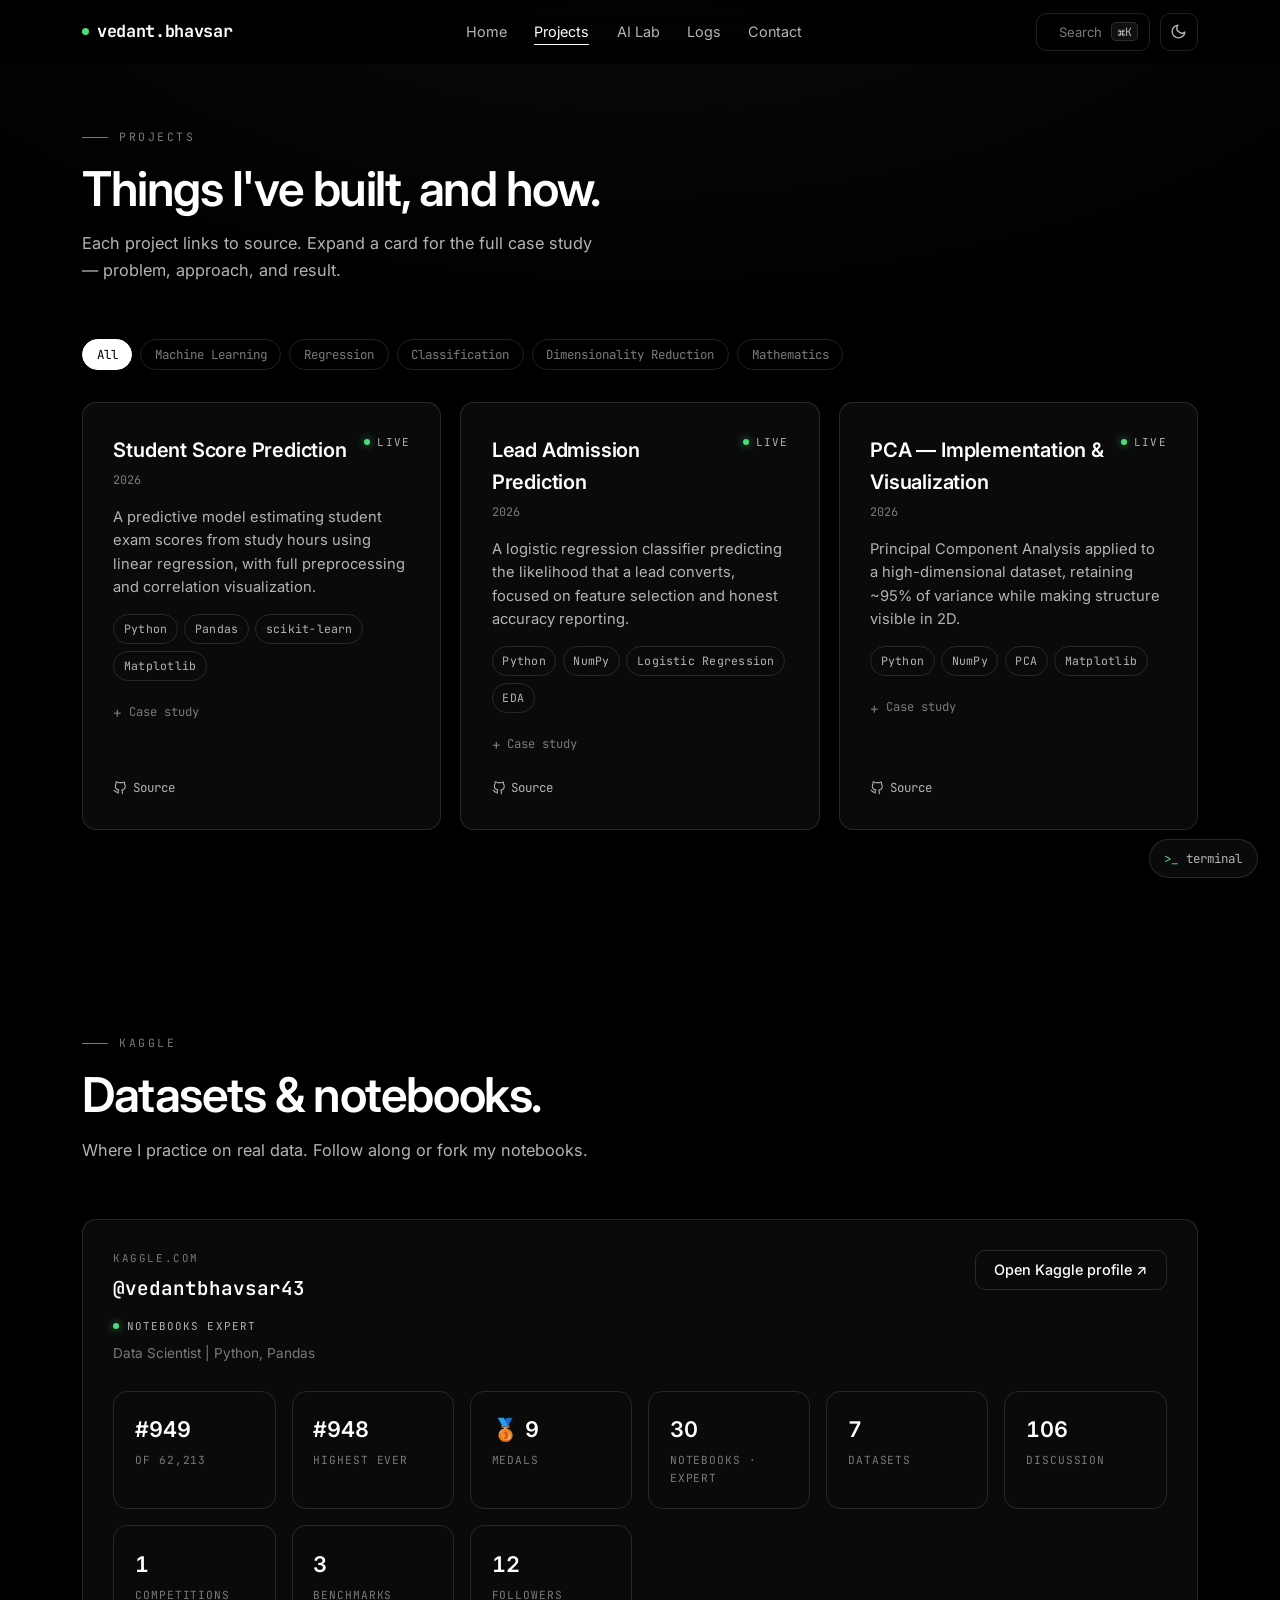
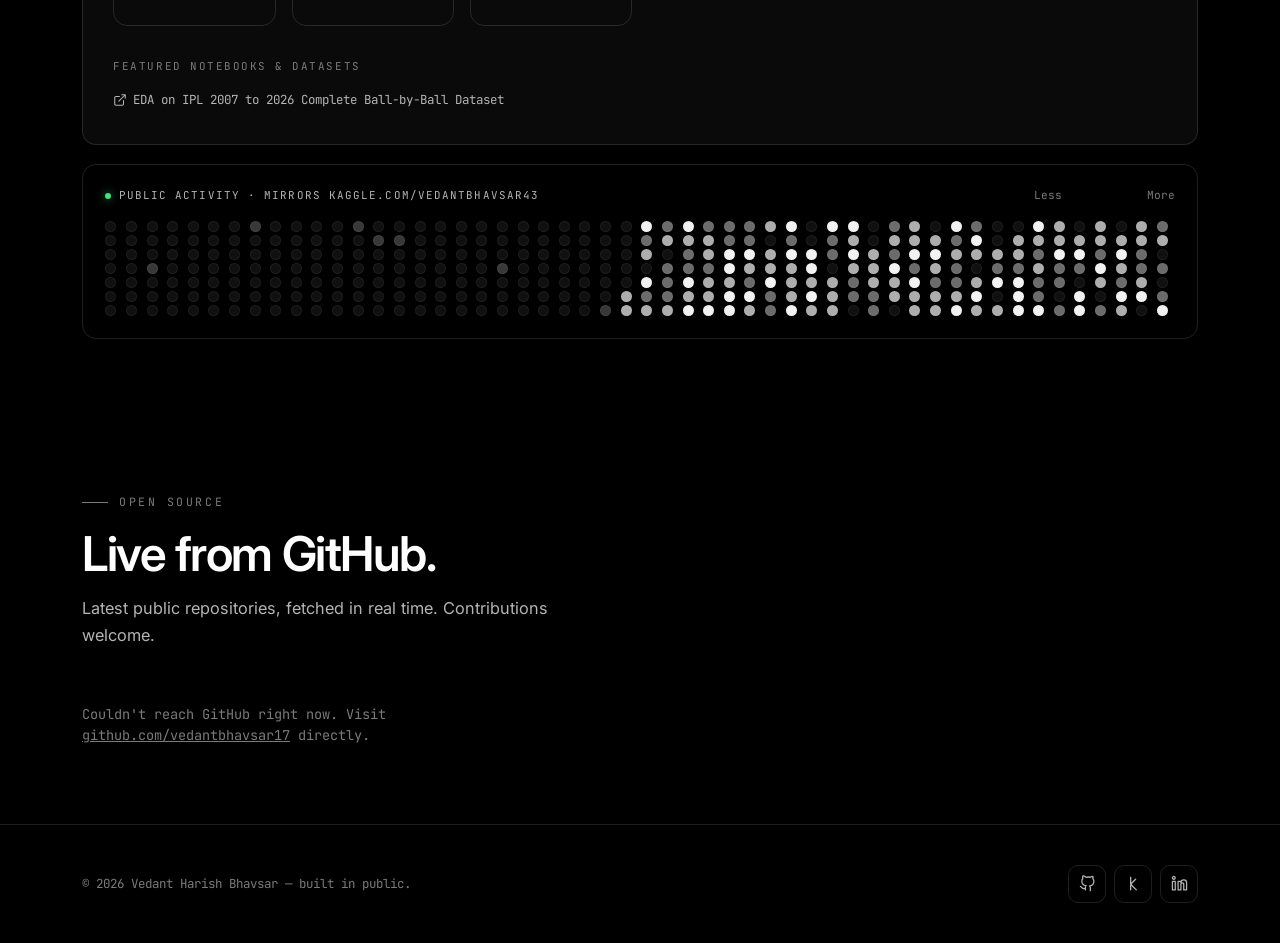
<file: projects.html>
<!DOCTYPE html>
<html lang="en" data-theme="dark">

<head>
  <meta charset="UTF-8" />
  <meta name="viewport" content="width=device-width, initial-scale=1.0" />
  <title>Projects &amp; Case Studies — Vedant Harish Bhavsar</title>
  <meta name="description"
    content="Machine learning projects and case studies by Vedant Harish Bhavsar — regression, classification, PCA, with live GitHub repositories and Kaggle work." />
  <link rel="canonical" href="https://vedantbhavsar17.github.io/projects.html" />
  <meta name="theme-color" content="#000000" />
  <meta property="og:title" content="Projects & Case Studies — Vedant Harish Bhavsar" />
  <meta property="og:description" content="ML projects and case studies with live GitHub and Kaggle work." />
  <meta property="og:image" content="assets/og-image.png" />
  <link rel="preconnect" href="https://fonts.googleapis.com" />
  <link rel="preconnect" href="https://fonts.gstatic.com" crossorigin />
  <link
    href="https://fonts.googleapis.com/css2?family=Inter:wght@400;500;600&family=JetBrains+Mono:wght@400;500;700&display=swap"
    rel="stylesheet" />
  <link rel="stylesheet" href="css/style.css" />
</head>

<body>
  <header class="nav" id="nav">
    <div class="wrap">
      <a href="index.html" class="brand"><span class="pulse"></span>vedant.bhavsar</a>
      <nav>
        <ul class="nav-links" id="navLinks">
          <li><a href="index.html">Home</a></li>
          <li><a href="projects.html" aria-current="page">Projects</a></li>
          <li><a href="lab.html">AI Lab</a></li>
          <li><a href="logs.html">Logs</a></li>
          <li><a href="index.html#contact">Contact</a></li>
        </ul>
      </nav>
      <div class="nav-actions">
        <button class="kbd-btn" data-cmdk-open aria-label="Open command palette">
          <svg viewBox="0 0 24 24" fill="none" stroke="currentColor" stroke-width="2"><circle cx="11" cy="11" r="7" /><path d="m21 21-4.3-4.3" /></svg>
          <span class="kbd-label">Search</span><kbd>⌘K</kbd>
        </button>
        <button class="icon-btn" id="themeToggle" aria-label="Toggle theme"></button>
        <button class="hamburger" id="hamburger" aria-label="Menu"><span></span><span></span><span></span></button>
      </div>
    </div>
  </header>

  <main>
    <section class="section" style="padding-top:calc(var(--header-h) + 4rem)">
      <div class="wrap">
        <div class="sec-head" data-reveal>
          <p class="eyebrow">Projects</p>
          <h1 class="sec-title">Things I've built, and how.</h1>
          <p class="sec-sub">Each project links to source. Expand a card for the full case study — problem, approach, and result.</p>
        </div>

        <div class="filters" id="projectFilters" data-reveal></div>
        <div class="projects-grid" id="allProjects" data-reveal></div>
      </div>
    </section>

    <!-- KAGGLE -->
    <section class="section section--tight" id="kaggle">
      <div class="wrap">
        <div class="sec-head" data-reveal>
          <p class="eyebrow">Kaggle</p>
          <h2 class="sec-title">Datasets &amp; notebooks.</h2>
          <p class="sec-sub">Where I practice on real data. Follow along or fork my notebooks.</p>
        </div>
        <div class="card card--tick" data-reveal>
          <div style="display:flex;flex-wrap:wrap;gap:1.5rem;align-items:flex-start;justify-content:space-between">
            <div>
              <div class="lab-kind">kaggle.com</div>
              <div style="font-family:var(--font-mono);font-size:1.2rem;font-weight:600;margin-top:0.3rem" id="kaggleHandle"></div>
              <div id="kaggleHeadline" style="margin-top:0.5rem"></div>
            </div>
            <a href="https://www.kaggle.com/vedantbhavsar43" id="kaggleLink" target="_blank" rel="noopener" class="btn">Open Kaggle profile ↗</a>
          </div>
          <div id="kaggleTiers" class="gh-grid" style="margin-top:1.6rem"></div>
          <div id="kaggleNotebooks" style="margin-top:1rem"></div>
        </div>

        <!-- Kaggle public activity -->
        <div class="heatmap-wrap" data-reveal data-reveal-delay="1" style="margin-top:1.2rem">
          <div class="heatmap-head">
            <span class="status" data-s="live" id="kaggleActLabel"><span class="dot"></span> Public activity</span>
            <div class="heatmap-legend">Less
              <span class="cell" data-l="0"></span><span class="cell" data-l="1"></span>
              <span class="cell" data-l="2"></span><span class="cell" data-l="3"></span>
              <span class="cell" data-l="4"></span> More
            </div>
          </div>
          <div class="heatmap round" id="kaggleActivity"></div>
        </div>
      </div>
    </section>

    <!-- LIVE GITHUB REPOS -->
    <section class="section section--tight" id="repos">
      <div class="wrap">
        <div class="sec-head" data-reveal>
          <p class="eyebrow">Open source</p>
          <h2 class="sec-title">Live from GitHub.</h2>
          <p class="sec-sub">Latest public repositories, fetched in real time. Contributions welcome.</p>
        </div>
        <div id="github-repos" class="repos-grid" data-reveal>
          <div class="loading">Loading repositories…</div>
        </div>
      </div>
    </section>
  </main>

  <footer class="footer">
    <div class="wrap">
      <span class="copy">© <span id="year"></span> Vedant Harish Bhavsar — built in public.</span>
      <div class="socials" id="footerSocials"></div>
    </div>
  </footer>

  <script src="js/data.js"></script>
  <script src="js/core.js"></script>
  <script src="js/github.js"></script>
  <script src="js/palette.js"></script>
  <script src="js/terminal.js"></script>
</body>

</html>
</file>
<file: css/style.css>
/* ============================================================================
   VEDANT HARISH BHAVSAR — PORTFOLIO
   Monochrome editorial-technical design system.
   Black canvas, white ink. Light/dark aware. No build step.
   ============================================================================ */

/* ------------------------------ TOKENS ---------------------------------- */
:root {
  /* Dark is the default identity: white text on black. */
  --bg: #000000;
  --bg-elev: #0a0a0a;
  --bg-elev-2: #101010;
  --ink: #ffffff;
  --ink-2: #b4b4b4;
  --ink-3: #7a7a7a;
  --ink-4: #4a4a4a;
  --line: rgba(255, 255, 255, 0.12);
  --line-2: rgba(255, 255, 255, 0.06);
  --hover: rgba(255, 255, 255, 0.05);
  --selection: rgba(255, 255, 255, 0.18);

  /* A single, restrained signal color — used only for live status + focus. */
  --signal: #ffffff;
  --live: #4ade80;   /* the ONLY hue on the site, reserved for "live" dots */

  --font-sans: "Inter", system-ui, -apple-system, sans-serif;
  --font-mono: "JetBrains Mono", ui-monospace, "SF Mono", monospace;

  --maxw: 1180px;
  --gap: clamp(1rem, 4vw, 2rem);
  --radius: 14px;
  --radius-sm: 8px;

  --t-fast: 0.18s cubic-bezier(0.4, 0, 0.2, 1);
  --t: 0.4s cubic-bezier(0.16, 1, 0.3, 1);

  --header-h: 64px;
}

:root[data-theme="light"] {
  --bg: #ffffff;
  --bg-elev: #fafafa;
  --bg-elev-2: #f2f2f2;
  --ink: #0a0a0a;
  --ink-2: #3d3d3d;
  --ink-3: #6f6f6f;
  --ink-4: #b0b0b0;
  --line: rgba(0, 0, 0, 0.14);
  --line-2: rgba(0, 0, 0, 0.07);
  --hover: rgba(0, 0, 0, 0.04);
  --selection: rgba(0, 0, 0, 0.14);
  --signal: #0a0a0a;
  --live: #16a34a;
}

/* ------------------------------ RESET ----------------------------------- */
*,
*::before,
*::after { margin: 0; padding: 0; box-sizing: border-box; }

html { scroll-behavior: smooth; -webkit-text-size-adjust: 100%; }
@media (prefers-reduced-motion: reduce) {
  html { scroll-behavior: auto; }
  *, *::before, *::after { animation-duration: 0.001ms !important; transition-duration: 0.001ms !important; }
}

body {
  font-family: var(--font-sans);
  background: var(--bg);
  color: var(--ink);
  line-height: 1.6;
  overflow-x: hidden;
  -webkit-font-smoothing: antialiased;
  text-rendering: optimizeLegibility;
  transition: background var(--t-fast), color var(--t-fast);
}

::selection { background: var(--selection); color: var(--ink); }

::-webkit-scrollbar { width: 9px; height: 9px; }
::-webkit-scrollbar-track { background: var(--bg); }
::-webkit-scrollbar-thumb { background: var(--ink-4); border-radius: 10px; }
::-webkit-scrollbar-thumb:hover { background: var(--ink-3); }

a { color: inherit; text-decoration: none; }
img { max-width: 100%; display: block; }
button { font-family: inherit; cursor: pointer; }

/* subtle film grain / vignette for depth without color */
body::before {
  content: "";
  position: fixed;
  inset: 0;
  pointer-events: none;
  z-index: 0;
  background:
    radial-gradient(120% 80% at 50% -10%, rgba(255, 255, 255, 0.045), transparent 60%);
}
:root[data-theme="light"] body::before {
  background: radial-gradient(120% 80% at 50% -10%, rgba(0, 0, 0, 0.03), transparent 60%);
}

/* ------------------------------ LAYOUT ---------------------------------- */
.wrap { width: 100%; max-width: var(--maxw); margin-inline: auto; padding-inline: var(--gap); }
main { position: relative; z-index: 1; }

.section { padding-block: clamp(4rem, 10vw, 8rem); position: relative; }
.section--tight { padding-block: clamp(3rem, 6vw, 5rem); }

/* Editorial section header: index number + eyebrow + title */
.sec-head { margin-bottom: clamp(2rem, 5vw, 3.5rem); max-width: 52ch; }
.eyebrow {
  font-family: var(--font-mono);
  font-size: 0.72rem;
  letter-spacing: 0.22em;
  text-transform: uppercase;
  color: var(--ink-3);
  display: flex;
  align-items: center;
  gap: 0.7rem;
  margin-bottom: 1.1rem;
}
.eyebrow::before {
  content: "";
  width: 26px;
  height: 1px;
  background: var(--ink-3);
  display: inline-block;
}
.sec-title {
  font-size: clamp(1.9rem, 5vw, 3rem);
  font-weight: 600;
  letter-spacing: -0.03em;
  line-height: 1.05;
}
.sec-sub { color: var(--ink-2); margin-top: 1rem; font-size: 1.02rem; max-width: 56ch; }

/* hairline divider */
.rule { height: 1px; background: var(--line); border: 0; }

/* ------------------------------ HEADER / NAV ---------------------------- */
.nav {
  position: fixed;
  inset: 0 0 auto 0;
  height: var(--header-h);
  z-index: 100;
  display: flex;
  align-items: center;
  backdrop-filter: blur(14px);
  -webkit-backdrop-filter: blur(14px);
  background: color-mix(in srgb, var(--bg) 72%, transparent);
  border-bottom: 1px solid transparent;
  transition: border-color var(--t-fast), background var(--t-fast);
}
.nav.scrolled { border-bottom-color: var(--line); }
.nav .wrap { display: flex; align-items: center; justify-content: space-between; }

.brand {
  font-family: var(--font-mono);
  font-weight: 700;
  font-size: 1.05rem;
  letter-spacing: -0.02em;
  display: flex;
  align-items: center;
  gap: 0.5rem;
}
.brand .pulse {
  width: 7px; height: 7px; border-radius: 50%;
  background: var(--live);
  box-shadow: 0 0 0 0 color-mix(in srgb, var(--live) 60%, transparent);
  animation: pulse 2.4s infinite;
}
@keyframes pulse {
  0% { box-shadow: 0 0 0 0 color-mix(in srgb, var(--live) 55%, transparent); }
  70% { box-shadow: 0 0 0 8px transparent; }
  100% { box-shadow: 0 0 0 0 transparent; }
}

.nav-links { display: flex; align-items: center; gap: 1.7rem; list-style: none; }
.nav-links a {
  font-size: 0.9rem;
  color: var(--ink-2);
  position: relative;
  transition: color var(--t-fast);
}
.nav-links a::after {
  content: ""; position: absolute; left: 0; bottom: -5px;
  width: 0; height: 1px; background: var(--ink); transition: width var(--t);
}
.nav-links a:hover, .nav-links a[aria-current="page"] { color: var(--ink); }
.nav-links a:hover::after, .nav-links a[aria-current="page"]::after { width: 100%; }

.nav-actions { display: flex; align-items: center; gap: 0.6rem; }

.icon-btn {
  width: 38px; height: 38px; display: grid; place-items: center;
  border: 1px solid var(--line); border-radius: 10px;
  background: transparent; color: var(--ink-2);
  transition: var(--t-fast);
}
.icon-btn:hover { color: var(--ink); border-color: var(--ink-3); background: var(--hover); }
.icon-btn svg { width: 17px; height: 17px; }

.kbd-btn {
  display: inline-flex; align-items: center; gap: 0.55rem;
  height: 38px; padding: 0 0.7rem 0 0.85rem;
  border: 1px solid var(--line); border-radius: 10px;
  background: transparent; color: var(--ink-3);
  font-size: 0.82rem; transition: var(--t-fast);
}
.kbd-btn:hover { color: var(--ink); border-color: var(--ink-3); }
.kbd-btn kbd {
  font-family: var(--font-mono); font-size: 0.72rem;
  border: 1px solid var(--line); border-radius: 5px;
  padding: 0.05rem 0.35rem; color: var(--ink-2); background: var(--bg-elev-2);
}

.hamburger { display: none; width: 38px; height: 38px; border: 1px solid var(--line); border-radius: 10px; background: transparent; }
.hamburger span { display: block; width: 16px; height: 1.5px; background: var(--ink); margin: 3px auto; transition: var(--t-fast); }
.hamburger.open span:nth-child(1) { transform: translateY(4.5px) rotate(45deg); }
.hamburger.open span:nth-child(2) { opacity: 0; }
.hamburger.open span:nth-child(3) { transform: translateY(-4.5px) rotate(-45deg); }

/* ------------------------------ BUTTONS --------------------------------- */
.btn {
  display: inline-flex; align-items: center; gap: 0.55rem;
  padding: 0.72rem 1.15rem; border-radius: 10px;
  font-size: 0.9rem; font-weight: 500; line-height: 1;
  border: 1px solid var(--line); color: var(--ink);
  background: transparent; transition: var(--t-fast);
}
.btn svg { width: 16px; height: 16px; }
.btn:hover { border-color: var(--ink); background: var(--hover); transform: translateY(-1px); }
.btn--primary { background: var(--ink); color: var(--bg); border-color: var(--ink); }
.btn--primary:hover { background: transparent; color: var(--ink); }
.btn--ghost { border-color: transparent; color: var(--ink-2); }
.btn--ghost:hover { color: var(--ink); border-color: var(--line); }

/* chips / tags */
.chip {
  font-family: var(--font-mono);
  font-size: 0.72rem; letter-spacing: 0.02em;
  padding: 0.3rem 0.6rem; border: 1px solid var(--line);
  border-radius: 100px; color: var(--ink-2); white-space: nowrap;
  transition: var(--t-fast);
}
.chip:hover { color: var(--ink); border-color: var(--ink-3); }

/* status dots */
.status { display: inline-flex; align-items: center; gap: 0.45rem; font-family: var(--font-mono); font-size: 0.68rem; letter-spacing: 0.1em; text-transform: uppercase; color: var(--ink-3); }
.status .dot { width: 6px; height: 6px; border-radius: 50%; background: var(--ink-4); }
.status[data-s="live"] { color: var(--ink-2); }
.status[data-s="live"] .dot { background: var(--live); box-shadow: 0 0 8px color-mix(in srgb, var(--live) 70%, transparent); }
.status[data-s="wip"] .dot { background: var(--ink); animation: blink 1.6s infinite; }
.status[data-s="planned"] .dot { background: transparent; border: 1px solid var(--ink-4); }
@keyframes blink { 50% { opacity: 0.25; } }

/* ------------------------------ CARDS ----------------------------------- */
.card {
  border: 1px solid var(--line);
  border-radius: var(--radius);
  background: var(--bg-elev);
  padding: clamp(1.3rem, 3vw, 1.9rem);
  transition: border-color var(--t-fast), transform var(--t), background var(--t-fast);
  position: relative;
}
.card:hover { border-color: var(--ink-3); transform: translateY(-3px); }

/* card with a hover corner tick */
.card--tick::after {
  content: ""; position: absolute; top: 14px; right: 14px;
  width: 8px; height: 8px; border-top: 1px solid var(--ink-4); border-right: 1px solid var(--ink-4);
  opacity: 0; transition: var(--t-fast);
}
.card--tick:hover::after { opacity: 1; }

/* ------------------------------ HERO ------------------------------------ */
.hero { min-height: 100svh; display: flex; align-items: center; padding-top: var(--header-h); position: relative; overflow: hidden; }
.hero-grid-bg {
  position: absolute; inset: 0; z-index: 0; pointer-events: none;
  background-image:
    linear-gradient(var(--line-2) 1px, transparent 1px),
    linear-gradient(90deg, var(--line-2) 1px, transparent 1px);
  background-size: 54px 54px;
  mask-image: radial-gradient(100% 80% at 50% 30%, #000 30%, transparent 78%);
  -webkit-mask-image: radial-gradient(100% 80% at 50% 30%, #000 30%, transparent 78%);
}
.hero .wrap { position: relative; z-index: 1; }
.hero-status {
  display: inline-flex; align-items: center; gap: 0.6rem;
  font-family: var(--font-mono); font-size: 0.75rem; color: var(--ink-3);
  border: 1px solid var(--line); border-radius: 100px; padding: 0.35rem 0.85rem;
  margin-bottom: 1.8rem;
}
.hero h1 {
  font-size: clamp(2.6rem, 8vw, 5.4rem);
  font-weight: 600; letter-spacing: -0.045em; line-height: 0.98;
  max-width: 16ch;
}
.hero h1 .dim { color: var(--ink-3); }
.hero-roles {
  font-family: var(--font-mono); font-size: clamp(0.85rem, 2.5vw, 1.05rem);
  color: var(--ink-2); margin-top: 1.5rem; min-height: 1.5em;
  letter-spacing: 0.01em;
}
.hero-roles .cursor { display: inline-block; width: 9px; height: 1.05em; background: var(--ink); vertical-align: text-bottom; margin-left: 3px; animation: blink 1.1s step-end infinite; }
.hero-tag { color: var(--ink-2); font-size: clamp(1rem, 2.5vw, 1.2rem); margin-top: 1.6rem; max-width: 46ch; }
.hero-cta { display: flex; flex-wrap: wrap; gap: 0.7rem; margin-top: 2.2rem; }
.hero-scroll {
  position: absolute; bottom: 1.8rem; left: 50%; transform: translateX(-50%);
  font-family: var(--font-mono); font-size: 0.68rem; letter-spacing: 0.2em; text-transform: uppercase;
  color: var(--ink-4); display: flex; flex-direction: column; align-items: center; gap: 0.5rem; z-index: 1;
}
.hero-scroll .line { width: 1px; height: 34px; background: linear-gradient(var(--ink-3), transparent); }

/* ------------------------------ STATS BAR ------------------------------- */
.statbar { display: grid; grid-template-columns: repeat(4, 1fr); border: 1px solid var(--line); border-radius: var(--radius); overflow: hidden; }
.statbar .stat { padding: 1.4rem 1.3rem; border-right: 1px solid var(--line); }
.statbar .stat:last-child { border-right: 0; }
.stat .num { font-size: clamp(1.6rem, 4vw, 2.4rem); font-weight: 600; letter-spacing: -0.03em; font-variant-numeric: tabular-nums; }
.stat .lbl { font-family: var(--font-mono); font-size: 0.72rem; color: var(--ink-3); margin-top: 0.35rem; letter-spacing: 0.03em; }

/* ------------------------------ ABOUT ----------------------------------- */
.about-grid { display: grid; grid-template-columns: 1.4fr 1fr; gap: clamp(2rem, 6vw, 5rem); align-items: start; }
.about-bio p { color: var(--ink-2); margin-bottom: 1.1rem; font-size: 1.05rem; }
.about-bio em { color: var(--ink); font-style: italic; }
.about-meta { display: flex; flex-direction: column; gap: 0; border: 1px solid var(--line); border-radius: var(--radius); overflow: hidden; }
.about-meta .row { display: flex; justify-content: space-between; gap: 1rem; padding: 1rem 1.2rem; border-bottom: 1px solid var(--line); font-size: 0.9rem; }
.about-meta .row:last-child { border-bottom: 0; }
.about-meta .k { font-family: var(--font-mono); font-size: 0.72rem; text-transform: uppercase; letter-spacing: 0.12em; color: var(--ink-3); }
.about-meta .v { color: var(--ink); text-align: right; }

/* ------------------------------ JOURNEY (timeline) ---------------------- */
.journey { position: relative; margin-left: 8px; }
.journey::before { content: ""; position: absolute; left: 0; top: 6px; bottom: 6px; width: 1px; background: var(--line); }
.j-item { position: relative; padding: 0 0 2.2rem 2.2rem; }
.j-item:last-child { padding-bottom: 0; }
.j-item::before {
  content: ""; position: absolute; left: -4px; top: 6px; width: 9px; height: 9px; border-radius: 50%;
  background: var(--bg); border: 1px solid var(--ink-3); transition: var(--t-fast);
}
.j-item[data-s="live"]::before { background: var(--live); border-color: var(--live); box-shadow: 0 0 10px color-mix(in srgb, var(--live) 60%, transparent); }
.j-item[data-s="wip"]::before { background: var(--ink); border-color: var(--ink); }
.j-num { font-family: var(--font-mono); font-size: 0.72rem; color: var(--ink-3); letter-spacing: 0.1em; }
.j-title { font-size: 1.15rem; font-weight: 600; margin: 0.2rem 0 0.35rem; letter-spacing: -0.01em; }
.j-desc { color: var(--ink-2); font-size: 0.95rem; max-width: 52ch; }

/* ------------------------------ PROGRESS (learning) --------------------- */
.learn-grid { display: grid; grid-template-columns: repeat(auto-fill, minmax(280px, 1fr)); gap: 1rem 2.4rem; }
.learn-item { padding: 0.5rem 0; }
.learn-top { display: flex; justify-content: space-between; align-items: baseline; margin-bottom: 0.5rem; }
.learn-name { font-size: 0.95rem; font-weight: 500; }
.learn-name .grp { font-family: var(--font-mono); font-size: 0.66rem; color: var(--ink-4); margin-left: 0.5rem; text-transform: uppercase; letter-spacing: 0.1em; }
.learn-pct { font-family: var(--font-mono); font-size: 0.82rem; color: var(--ink-2); font-variant-numeric: tabular-nums; }
.track { height: 3px; background: var(--line); border-radius: 3px; overflow: hidden; }
.track .fill { height: 100%; width: 0; background: var(--ink); border-radius: 3px; transition: width 1.1s cubic-bezier(0.16, 1, 0.3, 1); }

/* ------------------------------ SKILLS ---------------------------------- */
.skills-grid { display: grid; grid-template-columns: repeat(auto-fit, minmax(220px, 1fr)); gap: 1rem; }
.skill-cat h3 { font-size: 0.78rem; font-family: var(--font-mono); text-transform: uppercase; letter-spacing: 0.12em; color: var(--ink-3); margin-bottom: 1rem; display: flex; align-items: center; gap: 0.5rem; }
.skill-cat h3 svg { width: 15px; height: 15px; }
.skill-list { display: flex; flex-direction: column; gap: 0.7rem; }
.skill-row { display: flex; align-items: center; justify-content: space-between; gap: 0.8rem; font-size: 0.9rem; color: var(--ink-2); }
.skill-row .lvl { display: flex; gap: 3px; }
.skill-row .lvl i { width: 14px; height: 3px; border-radius: 2px; background: var(--line); display: inline-block; }
.skill-row .lvl i.on { background: var(--ink); }

/* ------------------------------ TECH MARQUEE ---------------------------- */
.marquee { overflow: hidden; border-block: 1px solid var(--line); padding: 1.2rem 0; -webkit-mask-image: linear-gradient(90deg, transparent, #000 8%, #000 92%, transparent); mask-image: linear-gradient(90deg, transparent, #000 8%, #000 92%, transparent); }
.marquee-track { display: flex; gap: 3rem; width: max-content; animation: scroll-x 32s linear infinite; }
.marquee:hover .marquee-track { animation-play-state: paused; }
.marquee-track span { font-family: var(--font-mono); font-size: 1.05rem; color: var(--ink-3); letter-spacing: 0.02em; display: inline-flex; align-items: center; gap: 3rem; }
.marquee-track span::after { content: "/"; color: var(--ink-4); }
@keyframes scroll-x { to { transform: translateX(-50%); } }

/* ------------------------------ AI TOOLBOX ------------------------------ */
.tools-grid { display: grid; grid-template-columns: repeat(auto-fill, minmax(300px, 1fr)); gap: 1rem; }
.tool-card { display: flex; align-items: flex-start; gap: 1rem; }
.tool-logo { flex: none; width: 42px; height: 42px; display: grid; place-items: center; border: 1px solid var(--line); border-radius: 11px; color: var(--ink); }
.tool-logo svg { width: 22px; height: 22px; }
.tool-name { font-weight: 600; font-size: 1rem; margin-bottom: 0.25rem; }
.tool-use { color: var(--ink-2); font-size: 0.88rem; }

/* ------------------------------ HACKATHONS ------------------------------ */
.hack-grid { display: grid; grid-template-columns: repeat(auto-fill, minmax(320px, 1fr)); gap: 1.2rem; }
.hack-card { display: flex; flex-direction: column; gap: 0.7rem; }
.hack-result { font-family: var(--font-mono); font-size: 1.15rem; font-weight: 700; letter-spacing: -0.01em; }

/* ------------------------------ EXPERIENCE ------------------------------ */
.exp-card { display: flex; flex-direction: column; gap: 1rem; }
.exp-head { display: flex; justify-content: space-between; align-items: flex-start; gap: 1rem; }
.exp-head h3 { font-size: 1.2rem; font-weight: 600; }
.exp-org { color: var(--ink-2); font-weight: 500; }
.exp-points { list-style: none; display: flex; flex-direction: column; gap: 0.6rem; }
.exp-points li { display: flex; gap: 0.7rem; color: var(--ink-2); font-size: 0.93rem; }
.exp-points li::before { content: ""; flex: none; margin-top: 0.55rem; width: 5px; height: 5px; border-radius: 50%; background: var(--ink-3); }

/* ------------------------------ GITHUB / HEATMAP ------------------------ */
.gh-grid { display: grid; grid-template-columns: repeat(auto-fit, minmax(150px, 1fr)); gap: 1rem; margin-bottom: 2rem; }
.gh-stat { border: 1px solid var(--line); border-radius: var(--radius); padding: 1.3rem; }
.gh-stat .num { font-size: 1.9rem; font-weight: 600; font-variant-numeric: tabular-nums; }
.gh-stat .lbl { font-family: var(--font-mono); font-size: 0.7rem; color: var(--ink-3); margin-top: 0.3rem; text-transform: uppercase; letter-spacing: 0.08em; }

.heatmap-wrap { border: 1px solid var(--line); border-radius: var(--radius); padding: 1.4rem; overflow-x: auto; }
.heatmap-head { display: flex; justify-content: space-between; align-items: center; margin-bottom: 1rem; flex-wrap: wrap; gap: 0.6rem; }
.heatmap { display: grid; grid-auto-flow: column; grid-template-rows: repeat(7, 1fr); gap: 3px; min-width: 640px; }
.heatmap .cell { width: 11px; height: 11px; border-radius: 2px; background: var(--bg-elev-2); border: 1px solid var(--line-2); }
.heatmap.round .cell { border-radius: 50%; }
.heatmap .cell[data-l="1"] { background: rgba(255,255,255,0.22); }
.heatmap .cell[data-l="2"] { background: rgba(255,255,255,0.42); }
.heatmap .cell[data-l="3"] { background: rgba(255,255,255,0.68); }
.heatmap .cell[data-l="4"] { background: rgba(255,255,255,0.95); }
:root[data-theme="light"] .heatmap .cell[data-l="1"] { background: rgba(0,0,0,0.16); }
:root[data-theme="light"] .heatmap .cell[data-l="2"] { background: rgba(0,0,0,0.38); }
:root[data-theme="light"] .heatmap .cell[data-l="3"] { background: rgba(0,0,0,0.62); }
:root[data-theme="light"] .heatmap .cell[data-l="4"] { background: rgba(0,0,0,0.9); }
.heatmap-legend { display: flex; align-items: center; gap: 5px; font-family: var(--font-mono); font-size: 0.7rem; color: var(--ink-3); }
.heatmap-legend .cell { width: 11px; height: 11px; border-radius: 2px; }
.lang-bars { display: flex; flex-direction: column; gap: 0.7rem; margin-top: 1.5rem; }
.lang-row { display: grid; grid-template-columns: 120px 1fr 48px; align-items: center; gap: 0.8rem; font-size: 0.85rem; }
.lang-row .bar { height: 4px; background: var(--line); border-radius: 3px; overflow: hidden; }
.lang-row .bar span { display: block; height: 100%; background: var(--ink); }
.lang-row .pc { font-family: var(--font-mono); font-size: 0.78rem; color: var(--ink-3); text-align: right; }

/* repos */
.repos-grid { display: grid; grid-template-columns: repeat(auto-fill, minmax(280px, 1fr)); gap: 1rem; }
.repo { display: flex; flex-direction: column; gap: 0.6rem; }
.repo-name { font-family: var(--font-mono); font-weight: 600; color: var(--ink); display: flex; align-items: center; gap: 0.5rem; }
.repo-desc { color: var(--ink-2); font-size: 0.88rem; flex: 1; }
.repo-meta { display: flex; gap: 1.1rem; font-family: var(--font-mono); font-size: 0.74rem; color: var(--ink-3); }
.repo-meta .lang::before { content: "●"; margin-right: 0.35rem; color: var(--ink-3); }

/* ------------------------------ PROJECTS -------------------------------- */
.filters { display: flex; flex-wrap: wrap; gap: 0.5rem; margin-bottom: 2rem; }
.filter { font-family: var(--font-mono); font-size: 0.78rem; padding: 0.4rem 0.85rem; border: 1px solid var(--line); border-radius: 100px; color: var(--ink-3); background: transparent; transition: var(--t-fast); }
.filter:hover { color: var(--ink); border-color: var(--ink-3); }
.filter.active { background: var(--ink); color: var(--bg); border-color: var(--ink); }

.projects-grid { display: grid; grid-template-columns: repeat(auto-fill, minmax(320px, 1fr)); gap: 1.2rem; }
.project { display: flex; flex-direction: column; gap: 0.9rem; }
.project-head { display: flex; justify-content: space-between; align-items: flex-start; gap: 1rem; }
.project h3 { font-size: 1.25rem; font-weight: 600; letter-spacing: -0.01em; }
.project .yr { font-family: var(--font-mono); font-size: 0.74rem; color: var(--ink-3); }
.project-sum { color: var(--ink-2); font-size: 0.92rem; }
.project-tech { display: flex; flex-wrap: wrap; gap: 0.4rem; }
.project-links { display: flex; gap: 1rem; margin-top: auto; padding-top: 0.4rem; }
.project-links a { font-family: var(--font-mono); font-size: 0.78rem; color: var(--ink-2); display: inline-flex; align-items: center; gap: 0.35rem; transition: var(--t-fast); }
.project-links a:hover { color: var(--ink); }
.project-links a svg { width: 14px; height: 14px; }

/* case study expandable */
.case { margin-top: 0.3rem; }
.case summary { cursor: pointer; font-family: var(--font-mono); font-size: 0.76rem; color: var(--ink-3); list-style: none; display: inline-flex; align-items: center; gap: 0.4rem; }
.case summary::-webkit-details-marker { display: none; }
.case summary::before { content: "+"; font-size: 0.9rem; }
.case[open] summary::before { content: "–"; }
.case summary:hover { color: var(--ink); }
.case-body { margin-top: 1rem; padding-top: 1rem; border-top: 1px solid var(--line); font-size: 0.9rem; color: var(--ink-2); }
.case-body h4 { font-family: var(--font-mono); font-size: 0.7rem; text-transform: uppercase; letter-spacing: 0.12em; color: var(--ink-3); margin: 1rem 0 0.4rem; }
.case-body ul { padding-left: 1.1rem; margin: 0.3rem 0; }
.case-body li { margin-bottom: 0.3rem; }

/* ------------------------------ LAB ------------------------------------- */
.lab-grid { display: grid; grid-template-columns: repeat(auto-fill, minmax(300px, 1fr)); gap: 1.2rem; }
.lab-card { display: flex; flex-direction: column; gap: 0.7rem; }
.lab-kind { font-family: var(--font-mono); font-size: 0.68rem; text-transform: uppercase; letter-spacing: 0.14em; color: var(--ink-3); }
.lab-card h3 { font-size: 1.1rem; font-weight: 600; }
.lab-card p { color: var(--ink-2); font-size: 0.9rem; }
.lab-outcome { font-size: 0.84rem; color: var(--ink-3); border-left: 1px solid var(--line); padding-left: 0.8rem; font-style: italic; }
.lab-card[data-kind="failure"] { border-style: dashed; }

.research-grid { display: grid; grid-template-columns: repeat(auto-fit, minmax(260px, 1fr)); gap: 1rem; }
.math-grid { display: grid; grid-template-columns: repeat(auto-fit, minmax(240px, 1fr)); gap: 1rem; }
.math-card .area { font-family: var(--font-mono); font-size: 0.95rem; font-weight: 600; margin-bottom: 0.4rem; }
.math-card .note { color: var(--ink-2); font-size: 0.88rem; }

/* ------------------------------ LOGS ------------------------------------ */
.logs { display: flex; flex-direction: column; gap: 1rem; }
.log { display: grid; grid-template-columns: 130px 1fr; gap: 1.5rem; padding: 1.5rem; }
.log .when { font-family: var(--font-mono); font-size: 0.78rem; color: var(--ink-3); }
.log .when .wk { color: var(--ink); display: block; font-size: 0.9rem; margin-bottom: 0.2rem; }
.log h3 { font-size: 1.15rem; font-weight: 600; margin-bottom: 0.6rem; letter-spacing: -0.01em; }
.log .studied { display: flex; flex-wrap: wrap; gap: 0.4rem; margin-bottom: 0.8rem; }
.log .concept { color: var(--ink-2); font-size: 0.95rem; border-left: 1px solid var(--ink-3); padding-left: 0.9rem; margin-bottom: 0.8rem; }
.log .concept::before { content: "Insight — "; font-family: var(--font-mono); font-size: 0.7rem; text-transform: uppercase; letter-spacing: 0.1em; color: var(--ink-3); }
.log .res { font-family: var(--font-mono); font-size: 0.78rem; color: var(--ink-3); display: inline-flex; align-items: center; gap: 0.4rem; }
.log .res a { color: var(--ink-2); text-decoration: underline; text-underline-offset: 3px; text-decoration-color: var(--line); }
.log .res a:hover { color: var(--ink); }

/* build in public */
.build-grid { display: grid; grid-template-columns: repeat(auto-fit, minmax(200px, 1fr)); gap: 1rem; }
.build-card .metric { font-family: var(--font-mono); font-size: 0.72rem; text-transform: uppercase; letter-spacing: 0.1em; color: var(--ink-3); }
.build-card .value { font-size: 2.4rem; font-weight: 600; font-variant-numeric: tabular-nums; margin: 0.3rem 0; }
.build-card .note { color: var(--ink-2); font-size: 0.85rem; }

/* certificates + blog */
.cert-grid, .blog-grid { display: grid; grid-template-columns: repeat(auto-fill, minmax(280px, 1fr)); gap: 1rem; }
.blog-card h3 { font-size: 1.1rem; margin-bottom: 0.5rem; }
.blog-card .excerpt { color: var(--ink-2); font-size: 0.9rem; margin-bottom: 0.8rem; }
.blog-card .date { font-family: var(--font-mono); font-size: 0.72rem; color: var(--ink-3); }

/* ------------------------------ ROADMAP --------------------------------- */
.roadmap-grid { display: grid; grid-template-columns: repeat(3, 1fr); gap: 1.2rem; }
.roadmap-col h3 { font-family: var(--font-mono); font-size: 0.8rem; text-transform: uppercase; letter-spacing: 0.14em; color: var(--ink-3); margin-bottom: 1.2rem; display: flex; align-items: center; gap: 0.6rem; }
.roadmap-col h3 .tag { color: var(--ink); }
.roadmap-col ul { list-style: none; display: flex; flex-direction: column; gap: 0.9rem; }
.roadmap-col li { display: flex; gap: 0.7rem; font-size: 0.92rem; color: var(--ink-2); }
.roadmap-col li::before { content: ""; flex: none; margin-top: 0.55rem; width: 5px; height: 5px; border-radius: 50%; background: var(--ink-3); }

/* ------------------------------ CONTACT --------------------------------- */
.contact-grid { display: grid; grid-template-columns: 1fr 1fr; gap: clamp(2rem, 6vw, 4rem); }
.contact-info a.line { display: flex; align-items: center; gap: 0.7rem; padding: 0.9rem 0; border-bottom: 1px solid var(--line); color: var(--ink-2); transition: var(--t-fast); font-size: 0.95rem; }
.contact-info a.line:hover { color: var(--ink); padding-left: 0.5rem; }
.contact-info a.line svg { width: 16px; height: 16px; color: var(--ink-3); }
.form-group { margin-bottom: 1rem; }
.form-group input, .form-group textarea {
  width: 100%; padding: 0.9rem 1rem; background: var(--bg-elev); color: var(--ink);
  border: 1px solid var(--line); border-radius: 10px; font-family: inherit; font-size: 0.92rem; transition: var(--t-fast);
}
.form-group textarea { min-height: 130px; resize: vertical; }
.form-group input:focus, .form-group textarea:focus { outline: none; border-color: var(--ink); }
.form-group input::placeholder, .form-group textarea::placeholder { color: var(--ink-4); }
.form-note { font-size: 0.8rem; color: var(--ink-3); margin-top: 0.6rem; }

/* ------------------------------ FOOTER ---------------------------------- */
.footer { border-top: 1px solid var(--line); padding-block: 2.5rem; }
.footer .wrap { display: flex; justify-content: space-between; align-items: center; flex-wrap: wrap; gap: 1rem; }
.footer .copy { font-family: var(--font-mono); font-size: 0.78rem; color: var(--ink-3); }
.footer .socials { display: flex; gap: 0.5rem; }

/* ------------------------------ COMMAND PALETTE ------------------------- */
.cmdk-overlay { position: fixed; inset: 0; z-index: 1000; background: color-mix(in srgb, var(--bg) 55%, transparent); backdrop-filter: blur(6px); -webkit-backdrop-filter: blur(6px); display: none; align-items: flex-start; justify-content: center; padding-top: 14vh; }
.cmdk-overlay.open { display: flex; }
.cmdk { width: min(560px, 92vw); background: var(--bg-elev); border: 1px solid var(--line); border-radius: var(--radius); overflow: hidden; box-shadow: 0 30px 90px rgba(0,0,0,0.6); animation: cmdk-in 0.16s ease; }
@keyframes cmdk-in { from { opacity: 0; transform: translateY(-8px) scale(0.99); } }
.cmdk-input { display: flex; align-items: center; gap: 0.7rem; padding: 1rem 1.1rem; border-bottom: 1px solid var(--line); }
.cmdk-input svg { width: 17px; height: 17px; color: var(--ink-3); }
.cmdk-input input { flex: 1; background: transparent; border: 0; outline: 0; color: var(--ink); font-size: 1rem; font-family: inherit; }
.cmdk-list { max-height: 320px; overflow-y: auto; padding: 0.5rem; }
.cmdk-group { font-family: var(--font-mono); font-size: 0.66rem; text-transform: uppercase; letter-spacing: 0.14em; color: var(--ink-4); padding: 0.7rem 0.7rem 0.35rem; }
.cmdk-item { display: flex; align-items: center; gap: 0.8rem; padding: 0.65rem 0.7rem; border-radius: 8px; cursor: pointer; font-size: 0.92rem; color: var(--ink-2); }
.cmdk-item svg { width: 16px; height: 16px; color: var(--ink-3); flex: none; }
.cmdk-item .meta { margin-left: auto; font-family: var(--font-mono); font-size: 0.7rem; color: var(--ink-4); }
.cmdk-item.active, .cmdk-item:hover { background: var(--hover); color: var(--ink); }
.cmdk-empty { padding: 2rem; text-align: center; color: var(--ink-3); font-size: 0.9rem; }
.cmdk-foot { border-top: 1px solid var(--line); padding: 0.6rem 1rem; display: flex; gap: 1.2rem; font-family: var(--font-mono); font-size: 0.7rem; color: var(--ink-4); }
.cmdk-foot kbd { border: 1px solid var(--line); border-radius: 4px; padding: 0 0.3rem; color: var(--ink-3); }

/* ------------------------------ TERMINAL -------------------------------- */
.terminal-fab { position: fixed; bottom: 1.4rem; right: 1.4rem; z-index: 90; }
.term-toggle { display: inline-flex; align-items: center; gap: 0.5rem; padding: 0.6rem 0.9rem; border: 1px solid var(--line); border-radius: 100px; background: var(--bg-elev); color: var(--ink-2); font-family: var(--font-mono); font-size: 0.78rem; transition: var(--t-fast); box-shadow: 0 8px 30px rgba(0,0,0,0.35); }
.term-toggle:hover { color: var(--ink); border-color: var(--ink-3); }
.terminal { position: fixed; bottom: 1.4rem; right: 1.4rem; z-index: 95; width: min(520px, 92vw); height: min(400px, 70vh); background: var(--bg-elev); border: 1px solid var(--line); border-radius: var(--radius); display: none; flex-direction: column; overflow: hidden; box-shadow: 0 30px 90px rgba(0,0,0,0.6); }
.terminal.open { display: flex; }
.term-bar { display: flex; align-items: center; gap: 0.5rem; padding: 0.6rem 0.9rem; border-bottom: 1px solid var(--line); }
.term-bar .dots { display: flex; gap: 6px; }
.term-bar .dots i { width: 10px; height: 10px; border-radius: 50%; background: var(--ink-4); display: inline-block; }
.term-bar .title { font-family: var(--font-mono); font-size: 0.74rem; color: var(--ink-3); margin-left: 0.4rem; }
.term-bar .close { margin-left: auto; color: var(--ink-3); background: transparent; border: 0; font-size: 1rem; }
.term-bar .close:hover { color: var(--ink); }
.term-body { flex: 1; overflow-y: auto; padding: 0.9rem; font-family: var(--font-mono); font-size: 0.82rem; line-height: 1.7; color: var(--ink-2); }
.term-body .out { white-space: pre-wrap; word-break: break-word; }
.term-body .cmd-echo { color: var(--ink); }
.term-body .muted { color: var(--ink-4); }
.term-body a { color: var(--ink); text-decoration: underline; text-underline-offset: 2px; }
.term-input-row { display: flex; align-items: center; gap: 0.5rem; padding: 0.7rem 0.9rem; border-top: 1px solid var(--line); font-family: var(--font-mono); font-size: 0.82rem; }
.term-input-row .prompt { color: var(--live); }
.term-input-row input { flex: 1; background: transparent; border: 0; outline: 0; color: var(--ink); font-family: inherit; font-size: inherit; }

/* ------------------------------ REVEAL ANIM ----------------------------- */
[data-reveal] { opacity: 0; transform: translateY(18px); transition: opacity 0.7s cubic-bezier(0.16,1,0.3,1), transform 0.7s cubic-bezier(0.16,1,0.3,1); }
[data-reveal].in { opacity: 1; transform: none; }
[data-reveal-delay="1"] { transition-delay: 0.08s; }
[data-reveal-delay="2"] { transition-delay: 0.16s; }
[data-reveal-delay="3"] { transition-delay: 0.24s; }

.loading { color: var(--ink-3); font-family: var(--font-mono); font-size: 0.85rem; }
.error-msg { color: var(--ink-3); font-family: var(--font-mono); font-size: 0.85rem; }

/* ------------------------------ RESPONSIVE ------------------------------ */
@media (max-width: 860px) {
  .about-grid { grid-template-columns: 1fr; }
  .contact-grid { grid-template-columns: 1fr; }
  .roadmap-grid { grid-template-columns: 1fr; }
  .statbar { grid-template-columns: repeat(2, 1fr); }
  .statbar .stat:nth-child(2) { border-right: 0; }
  .statbar .stat:nth-child(1), .statbar .stat:nth-child(2) { border-bottom: 1px solid var(--line); }
}
@media (max-width: 680px) {
  .nav-links { position: fixed; inset: var(--header-h) 0 auto 0; flex-direction: column; gap: 0; background: var(--bg); border-bottom: 1px solid var(--line); padding: 1rem var(--gap) 1.5rem; transform: translateY(-120%); transition: transform var(--t); }
  .nav-links.open { transform: none; }
  .nav-links li { width: 100%; }
  .nav-links a { display: block; padding: 0.9rem 0; font-size: 1.05rem; border-bottom: 1px solid var(--line-2); }
  .hamburger { display: block; }
  .kbd-btn .kbd-label { display: none; }
  .log { grid-template-columns: 1fr; gap: 0.7rem; }
  .lang-row { grid-template-columns: 90px 1fr 40px; }
  .terminal { width: 94vw; right: 3vw; height: 60vh; }
}
</file>
